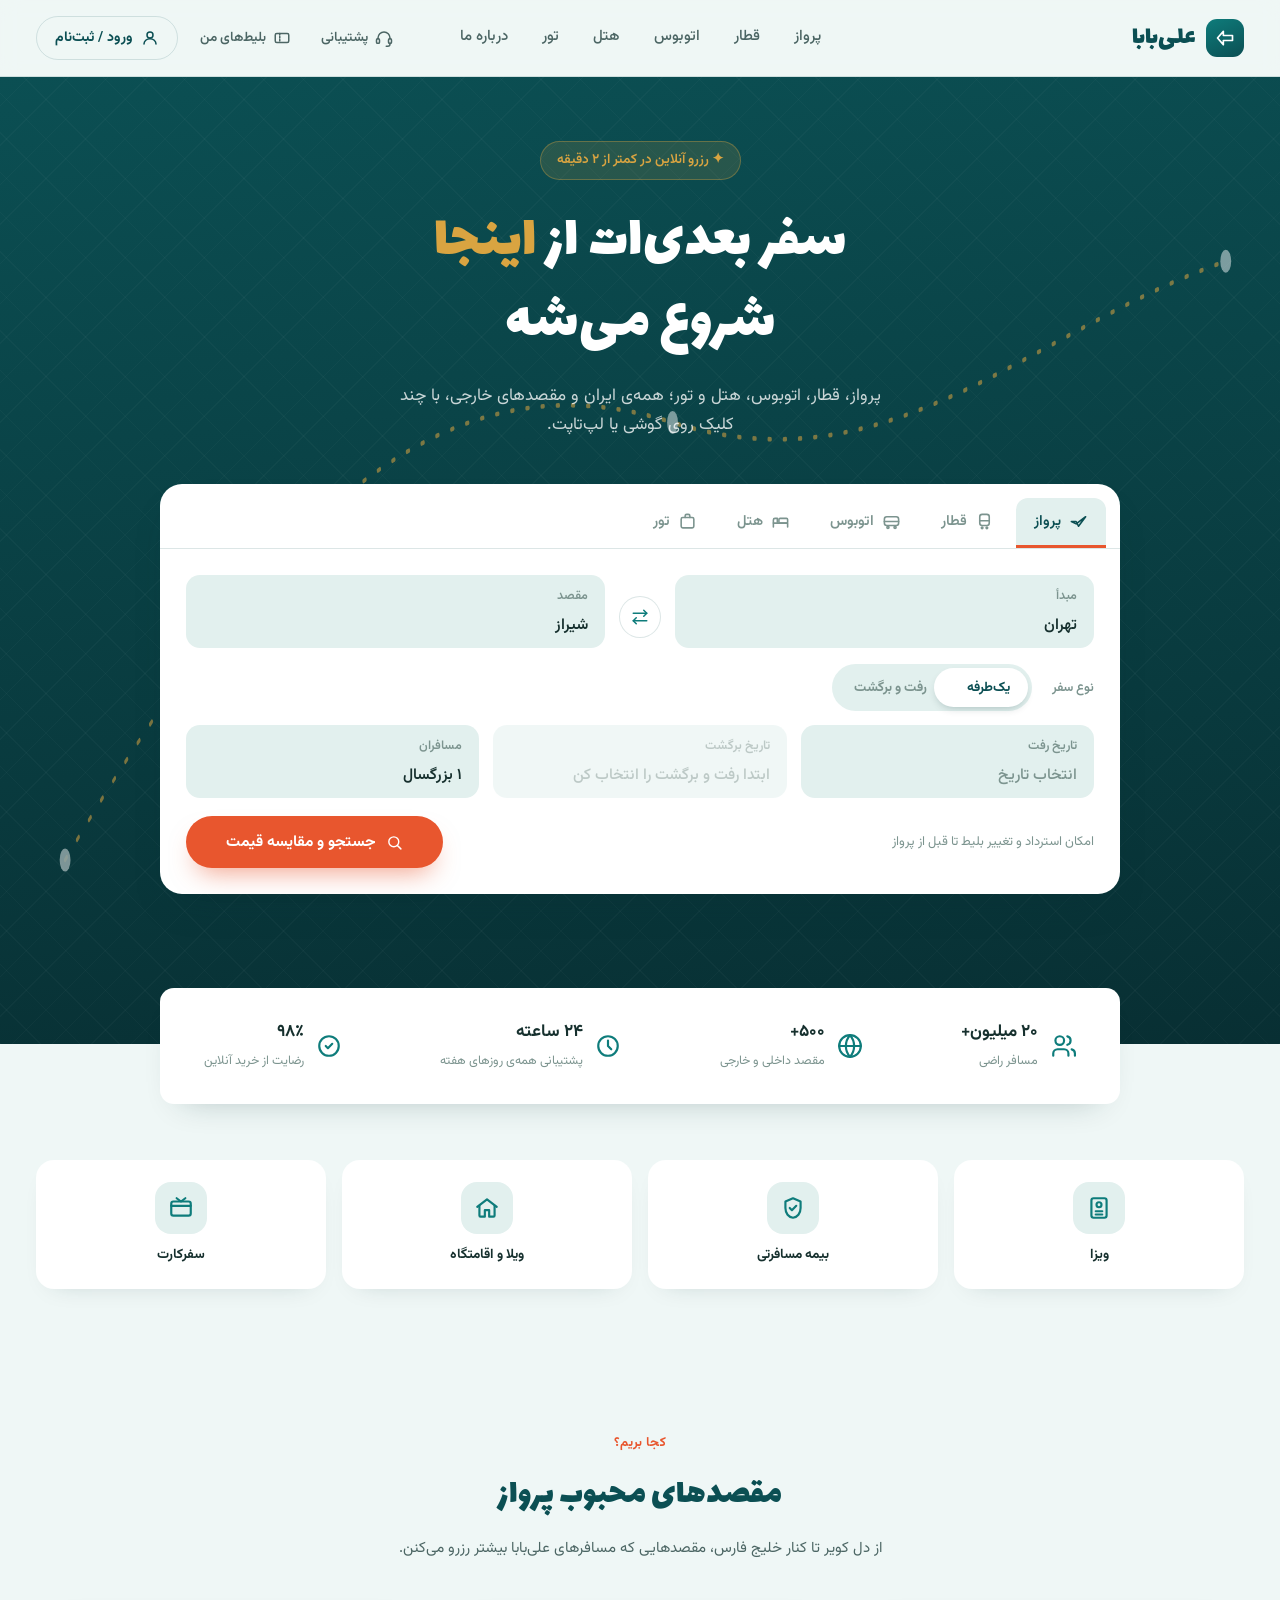
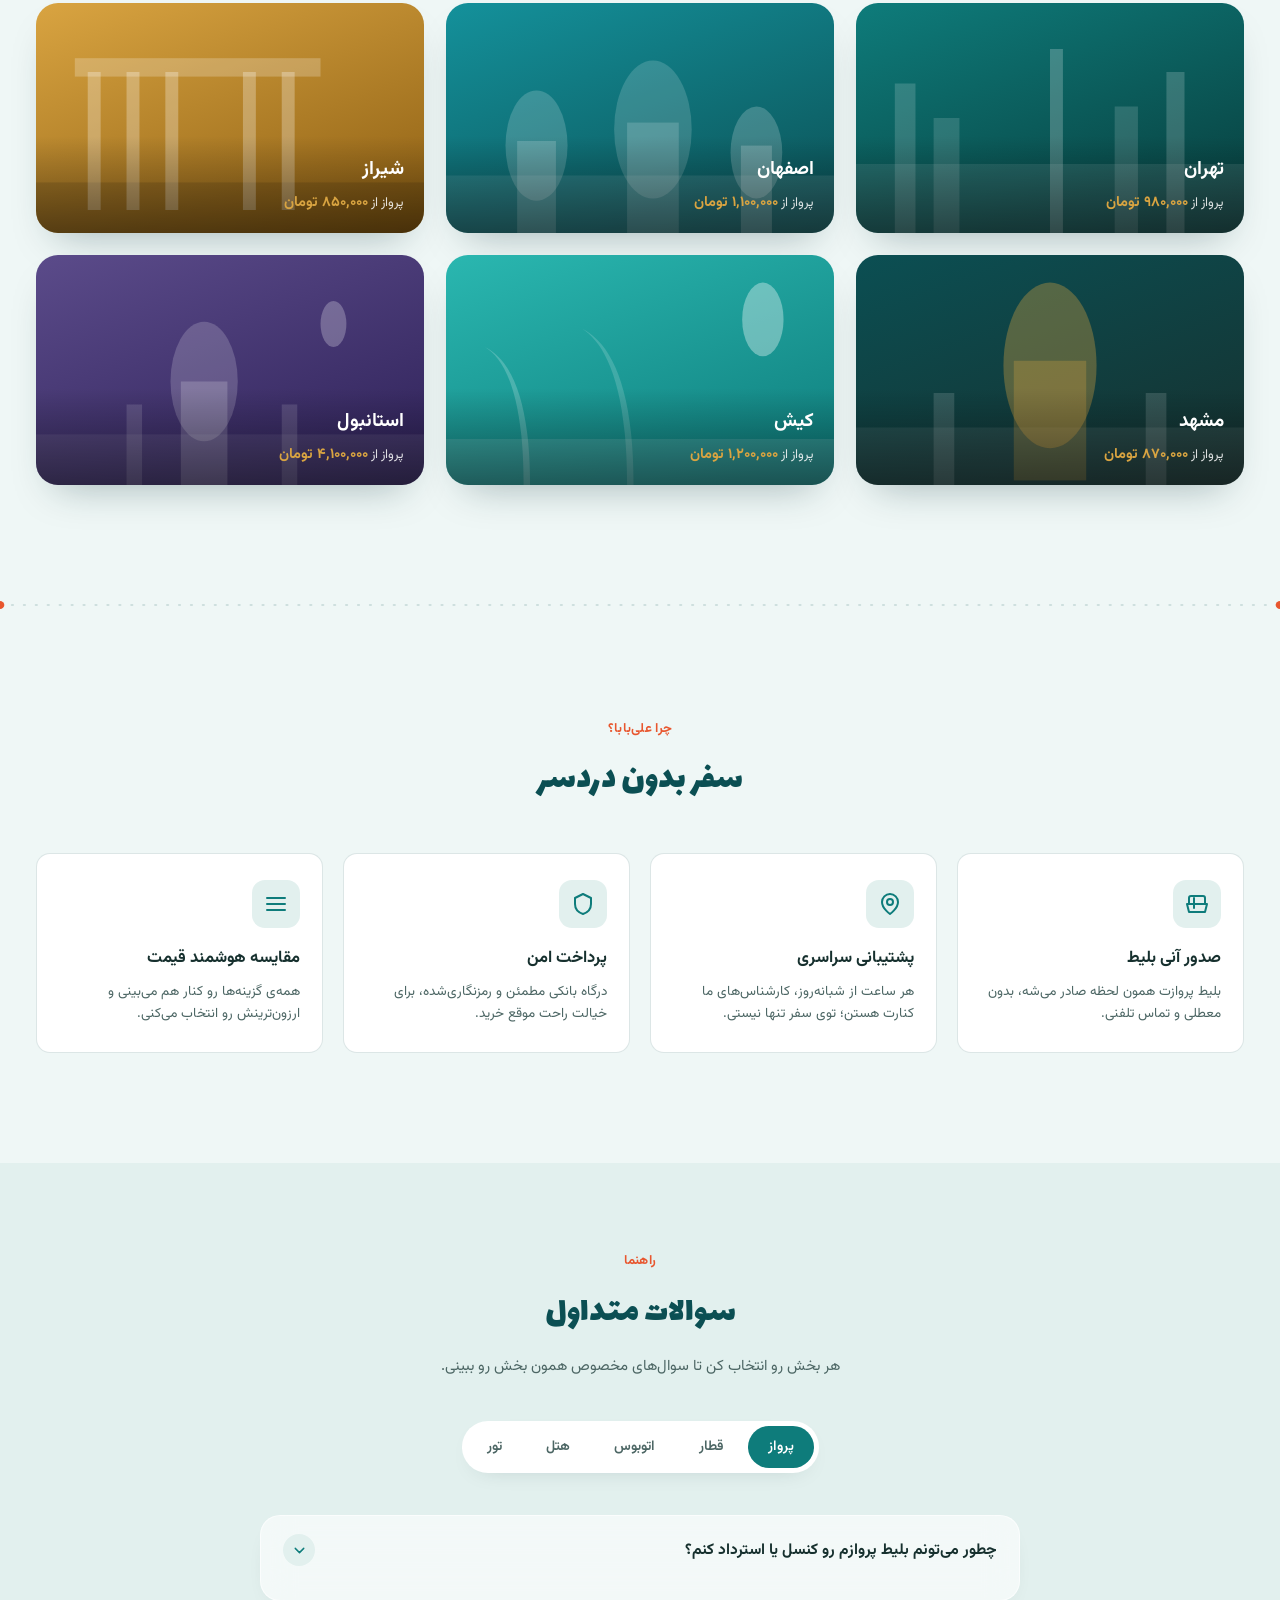
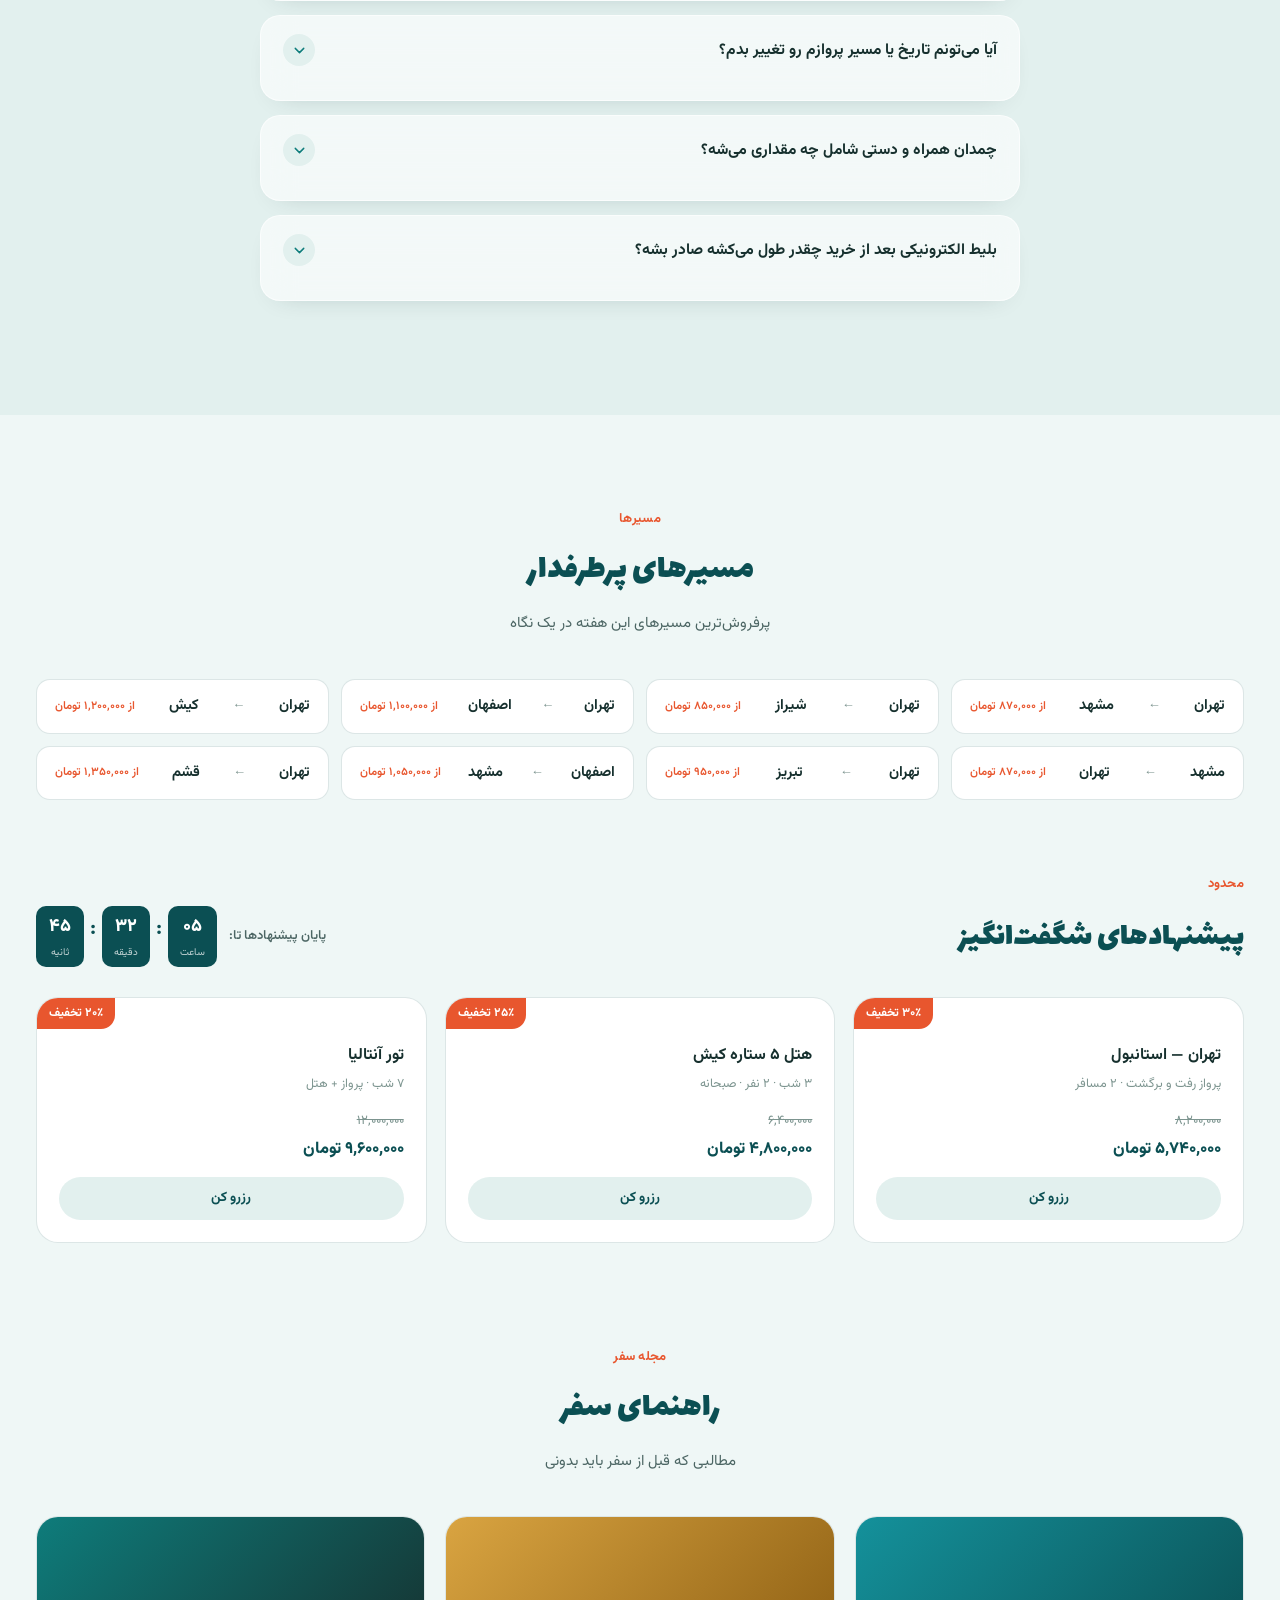
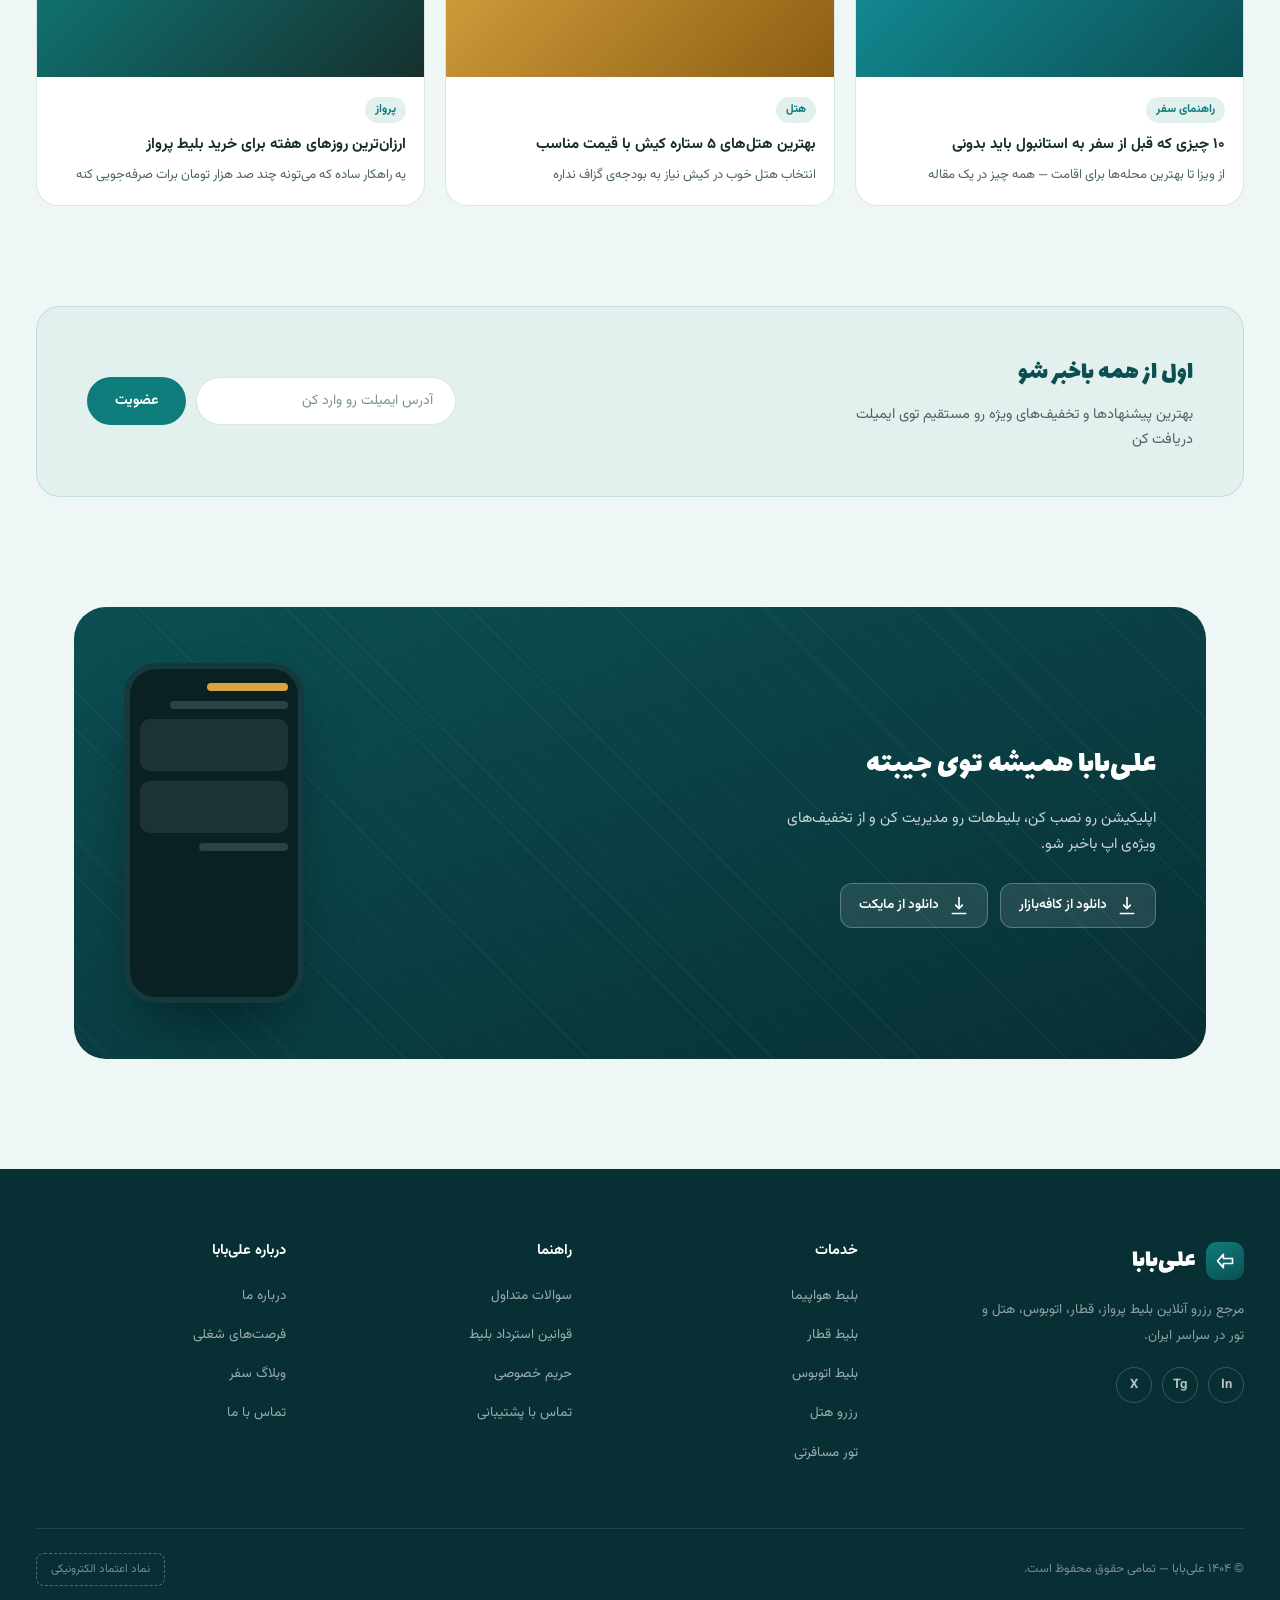
<file: index.html>
<!DOCTYPE html>
<html lang="fa" dir="rtl">
<head>
<meta charset="UTF-8">
<meta name="viewport" content="width=device-width, initial-scale=1.0">
<title>علی‌بابا | رزرو بلیط پرواز، قطار، اتوبوس و هتل</title>
<link rel="stylesheet" href="./resources/styles/alibabaSample.css" />
<script src="./resources/scripts/alibabaSample.js" defer="defer"></script>
</head>
<body>
<header class="site-header">
  <div class="header-row">
    <a href="#" class="logo">
      <span class="logo-mark">
        <svg width="20" height="20" viewBox="0 0 24 24" fill="none" stroke="currentColor" stroke-width="2" stroke-linecap="round" stroke-linejoin="round">
          <path d="M3 12l7-8v5h11v6H10v5z"/>
        </svg>
      </span>
      علی‌بابا
    </a>
    <nav class="main-nav">
      <a href="#search">پرواز</a>
      <a href="#search">قطار</a>
      <a href="#search">اتوبوس</a>
      <a href="#search">هتل</a>
      <a href="#destinations">تور</a>
      <a href="#features">درباره ما</a>
    </nav>
    <div class="header-actions">
      <a href="#" class="header-util-link">
        <svg viewBox="0 0 24 24" fill="none" stroke="currentColor" stroke-width="2" stroke-linecap="round" stroke-linejoin="round"><path d="M4 13v-1a8 8 0 0116 0v1"/><rect x="2" y="13" width="4" height="6" rx="1.5"/><rect x="18" y="13" width="4" height="6" rx="1.5"/><path d="M20 19v1a3 3 0 01-3 3h-2"/></svg>
        <span class="header-util-text">پشتیبانی</span>
      </a>
      <a href="#" class="header-util-link">
        <svg viewBox="0 0 24 24" fill="none" stroke="currentColor" stroke-width="2" stroke-linecap="round" stroke-linejoin="round"><rect x="3" y="6" width="18" height="12" rx="2"/><line x1="9" y1="6" x2="9" y2="18" stroke-dasharray="2 2"/></svg>
        <span class="header-util-text">بلیط‌های من</span>
      </a>
      <button class="header-account-btn" type="button">
        <svg viewBox="0 0 24 24" fill="none" stroke="currentColor" stroke-width="2" stroke-linecap="round" stroke-linejoin="round"><circle cx="12" cy="8" r="4"/><path d="M4 20c0-4 3.5-7 8-7s8 3 8 7"/></svg>
        ورود / ثبت‌نام
      </button>
      <button class="hamburger" aria-label="باز کردن منو"><span></span></button>
    </div>
  </div>
</header>

<nav class="mobile-nav-drawer">
  <a href="#search">پرواز</a>
  <a href="#search">قطار</a>
  <a href="#search">اتوبوس</a>
  <a href="#search">هتل</a>
  <a href="#destinations">تور</a>
  <a href="#features">درباره ما</a>
</nav>

<section class="hero" id="search">
  <svg class="hero-route" viewBox="0 0 1180 420" preserveAspectRatio="none" aria-hidden="true">
    <path d="M60,340 C260,180 420,120 620,150 C820,180 950,110 1130,80"/>
    <circle class="pulse" cx="60" cy="340" r="5"/>
    <circle class="pulse" cx="620" cy="150" r="5"/>
    <circle class="pulse" cx="1130" cy="80" r="5"/>
  </svg>

  <div class="wrap hero-inner">
    <span class="hero-eyebrow">✦ رزرو آنلاین در کمتر از ۲ دقیقه</span>
    <h1>سفر بعدی‌ات از <em>اینجا</em><br>شروع می‌شه</h1>
    <p class="hero-sub">پرواز، قطار، اتوبوس، هتل و تور؛ همه‌ی ایران و مقصدهای خارجی، با چند کلیک روی گوشی یا لپ‌تاپت.</p>

    <div class="search-widget">
      <div class="search-tabs" role="tablist">
        <button class="search-tab is-active" data-mode="transport" data-tab="flight" type="button">
          <svg viewBox="0 0 24 24" fill="none" stroke-width="2" stroke-linecap="round" stroke-linejoin="round"><path d="M3 12l6 3 12-9-9 12-3-6-6-0z"/></svg>
          پرواز
        </button>
        <button class="search-tab" data-mode="transport" data-tab="train" type="button">
          <svg viewBox="0 0 24 24" fill="none" stroke-width="2" stroke-linecap="round" stroke-linejoin="round"><rect x="6" y="3" width="12" height="14" rx="3"/><circle cx="9" cy="20" r="1"/><circle cx="15" cy="20" r="1"/><line x1="6" y1="11" x2="18" y2="11"/></svg>
          قطار
        </button>
        <button class="search-tab" data-mode="transport" data-tab="bus" type="button">
          <svg viewBox="0 0 24 24" fill="none" stroke-width="2" stroke-linecap="round" stroke-linejoin="round"><rect x="3" y="6" width="18" height="11" rx="3"/><circle cx="7.5" cy="19.5" r="1.3"/><circle cx="16.5" cy="19.5" r="1.3"/><line x1="3" y1="12" x2="21" y2="12"/></svg>
          اتوبوس
        </button>
        <button class="search-tab" data-mode="hotel" type="button">
          <svg viewBox="0 0 24 24" fill="none" stroke-width="2" stroke-linecap="round" stroke-linejoin="round"><path d="M3 19v-9a2 2 0 012-2h3v5"/><path d="M3 14h18v5"/><rect x="10" y="8" width="11" height="6" rx="1.5"/></svg>
          هتل
        </button>
        <button class="search-tab" data-mode="tour" type="button">
          <svg viewBox="0 0 24 24" fill="none" stroke-width="2" stroke-linecap="round" stroke-linejoin="round"><rect x="4" y="7" width="16" height="13" rx="2"/><path d="M9 7V5a2 2 0 012-2h2a2 2 0 012 2v2"/></svg>
          تور
        </button>
      </div>

      <div class="search-panel">
        <div class="search-fields is-active" data-mode="transport">
          <div class="fields-grid">
            <div class="field">
              <label for="from">مبدأ</label>
              <input id="from" type="text" value="تهران" placeholder="از کجا؟">
            </div>
            <button class="swap-btn" type="button" aria-label="جابه‌جایی مبدأ و مقصد">
              <svg viewBox="0 0 24 24" fill="none" stroke="currentColor" stroke-width="2" stroke-linecap="round" stroke-linejoin="round"><path d="M17 3l4 4-4 4"/><path d="M3 7h18"/><path d="M7 21l-4-4 4-4"/><path d="M21 17H3"/></svg>
            </button>
            <div class="field">
              <label for="to">مقصد</label>
              <input id="to" type="text" value="شیراز" placeholder="کجا می‌ری؟">
            </div>
          </div>
          <div class="trip-type-row">
            <span class="trip-type-label">نوع سفر</span>
            <div class="trip-type-switch">
              <button type="button" class="trip-type-option is-active" data-trip="oneway">یک‌طرفه</button>
              <button type="button" class="trip-type-option" data-trip="roundtrip">رفت و برگشت</button>
              <span class="trip-type-thumb"></span>
            </div>

            <div class="train-options-row" data-train-only hidden>
              <label class="option-checkbox">
                <input type="checkbox" id="compartment-exclusive">
                <span class="option-checkbox-label">کوپه دربست</span>
              </label>
              <label class="option-checkbox">
                <input type="checkbox" id="car-transport">
                <span class="option-checkbox-label">حمل خودرو</span>
              </label>
            </div>
          </div>

          <div class="fields-grid-3col">
            <div class="field date-field" data-field="depart">
              <label for="depart">تاریخ رفت</label>
              <input id="depart" type="text" readonly placeholder="انتخاب تاریخ">
              <div class="calendar-popup" hidden>
                <div class="calendar-weekdays"><span>ش</span><span>ی</span><span>د</span><span>س</span><span>چ</span><span>پ</span><span>ج</span></div>
                <div class="calendar-days"></div>
                <div class="calendar-header">
                  <button type="button" class="cal-nav" data-dir="prev" aria-label="ماه قبل">›</button>
                  <span class="calendar-title"></span>
                  <button type="button" class="cal-nav" data-dir="next" aria-label="ماه بعد">‹</button>
                </div>
              </div>
            </div>
            <div class="field date-field is-disabled" data-field="return">
              <label for="return-date">تاریخ برگشت</label>
              <input id="return-date" type="text" readonly disabled placeholder="ابتدا رفت و برگشت را انتخاب کن">
              <div class="calendar-popup" hidden>
                <div class="calendar-weekdays"><span>ش</span><span>ی</span><span>د</span><span>س</span><span>چ</span><span>پ</span><span>ج</span></div>
                <div class="calendar-days"></div>
                <div class="calendar-header">
                  <button type="button" class="cal-nav" data-dir="prev" aria-label="ماه قبل">›</button>
                  <span class="calendar-title"></span>
                  <button type="button" class="cal-nav" data-dir="next" aria-label="ماه بعد">‹</button>
                </div>
              </div>
            </div>
            <div class="field people-field has-popup" data-field="passengers">
              <label for="passengers">مسافران</label>
              <input id="passengers" type="text" readonly placeholder="انتخاب مسافران">
              <div class="calendar-popup counter-popup" hidden>
                <div class="counter-row" data-type="adult">
                  <span class="counter-label"><strong>بزرگسال</strong><small>(۱۲ سال به بالا)</small></span>
                  <div class="counter-controls">
                    <button type="button" class="counter-btn" data-action="minus" aria-label="کم کردن">−</button>
                    <span class="counter-value">۰</span>
                    <button type="button" class="counter-btn" data-action="plus" aria-label="زیاد کردن">+</button>
                  </div>
                </div>
                <div class="counter-row" data-type="child">
                  <span class="counter-label"><strong>کودک</strong><small>(از ۲ سال تا ۱۲ سال)</small></span>
                  <div class="counter-controls">
                    <button type="button" class="counter-btn" data-action="minus" aria-label="کم کردن">−</button>
                    <span class="counter-value">۰</span>
                    <button type="button" class="counter-btn" data-action="plus" aria-label="زیاد کردن">+</button>
                  </div>
                </div>
                <div class="counter-row" data-type="infant">
                  <span class="counter-label"><strong>نوزاد</strong><small>(۲۰ روز تا ۲ سال)</small></span>
                  <div class="counter-controls">
                    <button type="button" class="counter-btn" data-action="minus" aria-label="کم کردن">−</button>
                    <span class="counter-value">۰</span>
                    <button type="button" class="counter-btn" data-action="plus" aria-label="زیاد کردن">+</button>
                  </div>
                </div>
                <div class="counter-actions">
                  <button type="button" class="counter-action-btn counter-reset-btn">پاک کردن</button>
                  <button type="button" class="counter-action-btn counter-confirm-btn">تأیید</button>
                </div>
              </div>
            </div>
          </div>
        </div>

        <div class="search-fields" data-mode="hotel">
          <div class="fields-grid-hotel">
            <div class="field">
              <label for="hotel-dest">مقصد</label>
              <input id="hotel-dest" type="text" value="اصفهان" placeholder="کدوم شهر؟">
            </div>
            <div class="field date-field has-popup" data-field="checkin">
              <label for="checkin">تاریخ ورود</label>
              <input id="checkin" type="text" readonly placeholder="انتخاب تاریخ">
              <div class="calendar-popup" hidden>
                <div class="calendar-weekdays"><span>ش</span><span>ی</span><span>د</span><span>س</span><span>چ</span><span>پ</span><span>ج</span></div>
                <div class="calendar-days"></div>
                <div class="calendar-header">
                  <button type="button" class="cal-nav" data-dir="prev" aria-label="ماه قبل">›</button>
                  <span class="calendar-title"></span>
                  <button type="button" class="cal-nav" data-dir="next" aria-label="ماه بعد">‹</button>
                </div>
              </div>
            </div>
            <div class="field date-field has-popup is-disabled" data-field="checkout">
              <label for="checkout">تاریخ خروج</label>
              <input id="checkout" type="text" readonly disabled placeholder="ابتدا ورود را انتخاب کن">
              <div class="calendar-popup" hidden>
                <div class="calendar-weekdays"><span>ش</span><span>ی</span><span>د</span><span>س</span><span>چ</span><span>پ</span><span>ج</span></div>
                <div class="calendar-days"></div>
                <div class="calendar-header">
                  <button type="button" class="cal-nav" data-dir="prev" aria-label="ماه قبل">›</button>
                  <span class="calendar-title"></span>
                  <button type="button" class="cal-nav" data-dir="next" aria-label="ماه بعد">‹</button>
                </div>
              </div>
            </div>
          </div>
          <div class="field people-field has-popup" data-field="guests" style="margin-top:14px;">
            <label for="guests">تعداد مهمان</label>
            <input id="guests" type="text" readonly placeholder="انتخاب مهمان‌ها">
            <div class="calendar-popup counter-popup" hidden>
              <div class="counter-row" data-type="adult">
                <span class="counter-label"><strong>بزرگسال</strong><small>(۱۲ سال به بالا)</small></span>
                <div class="counter-controls">
                  <button type="button" class="counter-btn" data-action="minus" aria-label="کم کردن">−</button>
                  <span class="counter-value">۱</span>
                  <button type="button" class="counter-btn" data-action="plus" aria-label="زیاد کردن">+</button>
                </div>
              </div>
              <div class="counter-row" data-type="child">
                <span class="counter-label"><strong>کودک</strong><small>(از ۲ سال تا ۱۲ سال)</small></span>
                <div class="counter-controls">
                  <button type="button" class="counter-btn" data-action="minus" aria-label="کم کردن">−</button>
                  <span class="counter-value">۰</span>
                  <button type="button" class="counter-btn" data-action="plus" aria-label="زیاد کردن">+</button>
                </div>
              </div>
              <div class="counter-row" data-type="infant">
                <span class="counter-label"><strong>نوزاد</strong><small>(۲۰ روز تا ۲ سال)</small></span>
                <div class="counter-controls">
                  <button type="button" class="counter-btn" data-action="minus" aria-label="کم کردن">−</button>
                  <span class="counter-value">۰</span>
                  <button type="button" class="counter-btn" data-action="plus" aria-label="زیاد کردن">+</button>
                </div>
              </div>
              <div class="counter-actions">
                <button type="button" class="counter-action-btn counter-reset-btn">پاک کردن</button>
                <button type="button" class="counter-action-btn counter-confirm-btn">تأیید</button>
              </div>
            </div>
          </div>
        </div>

        <div class="search-fields" data-mode="tour">
          <div class="fields-grid-tour">
            <div class="field">
              <label for="tour-dest">مقصد تور</label>
              <input id="tour-dest" type="text" value="کیش" placeholder="کجا بریم؟">
            </div>
            <div class="field date-field has-popup" data-field="tour-date">
              <label for="tour-date">تاریخ حرکت</label>
              <input id="tour-date" type="text" readonly placeholder="انتخاب تاریخ">
              <div class="calendar-popup" hidden>
                <div class="calendar-weekdays"><span>ش</span><span>ی</span><span>د</span><span>س</span><span>چ</span><span>پ</span><span>ج</span></div>
                <div class="calendar-days"></div>
                <div class="calendar-header">
                  <button type="button" class="cal-nav" data-dir="prev" aria-label="ماه قبل">›</button>
                  <span class="calendar-title"></span>
                  <button type="button" class="cal-nav" data-dir="next" aria-label="ماه بعد">‹</button>
                </div>
              </div>
            </div>
            <div class="field people-field has-popup" data-field="tour-people">
              <label for="tour-people">تعداد نفرات</label>
              <input id="tour-people" type="text" readonly placeholder="انتخاب نفرات">
              <div class="calendar-popup counter-popup" hidden>
                <div class="counter-row" data-type="adult">
                  <span class="counter-label"><strong>بزرگسال</strong><small>(۱۲ سال به بالا)</small></span>
                  <div class="counter-controls">
                    <button type="button" class="counter-btn" data-action="minus" aria-label="کم کردن">−</button>
                    <span class="counter-value">۱</span>
                    <button type="button" class="counter-btn" data-action="plus" aria-label="زیاد کردن">+</button>
                  </div>
                </div>
                <div class="counter-row" data-type="child">
                  <span class="counter-label"><strong>کودک</strong><small>(از ۲ سال تا ۱۲ سال)</small></span>
                  <div class="counter-controls">
                    <button type="button" class="counter-btn" data-action="minus" aria-label="کم کردن">−</button>
                    <span class="counter-value">۰</span>
                    <button type="button" class="counter-btn" data-action="plus" aria-label="زیاد کردن">+</button>
                  </div>
                </div>
                <div class="counter-row" data-type="infant">
                  <span class="counter-label"><strong>نوزاد</strong><small>(۲۰ روز تا ۲ سال)</small></span>
                  <div class="counter-controls">
                    <button type="button" class="counter-btn" data-action="minus" aria-label="کم کردن">−</button>
                    <span class="counter-value">۰</span>
                    <button type="button" class="counter-btn" data-action="plus" aria-label="زیاد کردن">+</button>
                  </div>
                </div>
                <div class="counter-actions">
                  <button type="button" class="counter-action-btn counter-reset-btn">پاک کردن</button>
                  <button type="button" class="counter-action-btn counter-confirm-btn">تأیید</button>
                </div>
              </div>
            </div>
          </div>
        </div>

        <div class="search-panel-footer">
          <span class="search-hint">امکان استرداد و تغییر بلیط تا قبل از پرواز</span>
          <button class="search-submit" type="button">
            <svg viewBox="0 0 24 24" fill="none" stroke="currentColor" stroke-width="2" stroke-linecap="round" stroke-linejoin="round"><circle cx="11" cy="11" r="7"/><line x1="21" y1="21" x2="16.5" y2="16.5"/></svg>
            جستجو و مقایسه قیمت
          </button>
        </div>
      </div>
    </div>
  </div>
</section>

<div class="trust-strip">
  <div class="wrap">
    <div class="trust-card">
      <div class="trust-item">
        <svg viewBox="0 0 24 24" fill="none" stroke-width="2" stroke-linecap="round" stroke-linejoin="round"><path d="M17 21v-2a4 4 0 00-4-4H7a4 4 0 00-4 4v2"/><circle cx="9" cy="7" r="4"/><path d="M23 21v-2a4 4 0 00-3-3.87"/><path d="M16 3.13a4 4 0 010 7.75"/></svg>
        <div><strong>۲۰ میلیون+</strong><span>مسافر راضی</span></div>
      </div>
      <div class="trust-item">
        <svg viewBox="0 0 24 24" fill="none" stroke-width="2" stroke-linecap="round" stroke-linejoin="round"><circle cx="12" cy="12" r="10"/><path d="M2 12h20"/><path d="M12 2a15 15 0 010 20 15 15 0 010-20z"/></svg>
        <div><strong>۵۰۰+</strong><span>مقصد داخلی و خارجی</span></div>
      </div>
      <div class="trust-item">
        <svg viewBox="0 0 24 24" fill="none" stroke-width="2" stroke-linecap="round" stroke-linejoin="round"><circle cx="12" cy="12" r="9"/><path d="M12 7v5l3 3"/></svg>
        <div><strong>۲۴ ساعته</strong><span>پشتیبانی همه‌ی روزهای هفته</span></div>
      </div>
      <div class="trust-item">
        <svg viewBox="0 0 24 24" fill="none" stroke-width="2" stroke-linecap="round" stroke-linejoin="round"><path d="M9 12l2 2 4-4"/><circle cx="12" cy="12" r="9"/></svg>
        <div><strong>۹۸٪</strong><span>رضایت از خرید آنلاین</span></div>
      </div>
    </div>
  </div>
</div>

<section class="quick-services">
  <div class="wrap">
    <div class="quick-services-grid">
      <a href="#" class="quick-service-item">
        <span class="quick-service-icon">
          <svg viewBox="0 0 24 24" fill="none" stroke="currentColor" stroke-width="2" stroke-linecap="round" stroke-linejoin="round"><rect x="5" y="3" width="14" height="18" rx="2"/><circle cx="12" cy="9" r="2.3"/><line x1="9" y1="15" x2="15" y2="15"/><line x1="9" y1="18" x2="15" y2="18"/></svg>
        </span>
        <span>ویزا</span>
      </a>
      <a href="#" class="quick-service-item">
        <span class="quick-service-icon">
          <svg viewBox="0 0 24 24" fill="none" stroke="currentColor" stroke-width="2" stroke-linecap="round" stroke-linejoin="round"><path d="M12 3l7 3v6c0 5-3 8.5-7 9-4-.5-7-4-7-9V6l7-3z"/><path d="M9 12l2 2 4-4"/></svg>
        </span>
        <span>بیمه مسافرتی</span>
      </a>
      <a href="#" class="quick-service-item">
        <span class="quick-service-icon">
          <svg viewBox="0 0 24 24" fill="none" stroke="currentColor" stroke-width="2" stroke-linecap="round" stroke-linejoin="round"><path d="M3 11l9-7 9 7"/><path d="M5 10v9a1 1 0 001 1h4v-6h4v6h4a1 1 0 001-1v-9"/></svg>
        </span>
        <span>ویلا و اقامتگاه</span>
      </a>
      <a href="#" class="quick-service-item">
        <span class="quick-service-icon">
          <svg viewBox="0 0 24 24" fill="none" stroke="currentColor" stroke-width="2" stroke-linecap="round" stroke-linejoin="round"><rect x="3" y="6" width="18" height="13" rx="2"/><line x1="3" y1="10" x2="21" y2="10"/><path d="M8 3l4 3 4-3"/></svg>
        </span>
        <span>سفرکارت</span>
      </a>
    </div>
  </div>
</section>

<section class="destinations" id="destinations">
  <div class="wrap">
    <div class="section-head">
      <span class="eyebrow">کجا بریم؟</span>
      <h2 id="destinations-heading">مقصدهای محبوب این روزها</h2>
      <p>از دل کویر تا کنار خلیج فارس، مقصدهایی که مسافرهای علی‌بابا بیشتر رزرو می‌کنن.</p>
    </div>

    <div class="dest-grid">
      <div class="dest-card dest-1">
        <div class="art">
          <svg viewBox="0 0 300 100" preserveAspectRatio="none">
            <rect x="0" y="70" width="300" height="30" fill="rgba(255,255,255,.10)"/>
            <rect x="30" y="35" width="16" height="65" fill="rgba(255,255,255,.16)"/>
            <rect x="60" y="50" width="20" height="50" fill="rgba(255,255,255,.14)"/>
            <rect x="150" y="20" width="10" height="80" fill="rgba(255,255,255,.22)"/>
            <rect x="200" y="45" width="18" height="55" fill="rgba(255,255,255,.14)"/>
            <rect x="240" y="30" width="14" height="70" fill="rgba(255,255,255,.18)"/>
          </svg>
        </div>
        <div class="info">
          <h3>تهران</h3>
          <p class="price">پرواز از <b>۹۸۰,۰۰۰ تومان</b></p>
        </div>
      </div>

      <div class="dest-card dest-2">
        <div class="art">
          <svg viewBox="0 0 300 100" preserveAspectRatio="none">
            <rect x="0" y="75" width="300" height="25" fill="rgba(255,255,255,.10)"/>
            <circle cx="70" cy="62" r="24" fill="rgba(255,255,255,.18)"/>
            <rect x="55" y="60" width="30" height="40" fill="rgba(255,255,255,.18)"/>
            <circle cx="160" cy="55" r="30" fill="rgba(255,255,255,.16)"/>
            <rect x="140" y="52" width="40" height="48" fill="rgba(255,255,255,.16)"/>
            <circle cx="240" cy="65" r="20" fill="rgba(255,255,255,.2)"/>
            <rect x="228" y="62" width="24" height="38" fill="rgba(255,255,255,.2)"/>
          </svg>
        </div>
        <div class="info">
          <h3>اصفهان</h3>
          <p class="price">هتل از <b>۱,۲۰۰,۰۰۰ تومان</b></p>
        </div>
      </div>

      <div class="dest-card dest-3">
        <div class="art">
          <svg viewBox="0 0 300 100" preserveAspectRatio="none">
            <rect x="0" y="78" width="300" height="22" fill="rgba(0,0,0,.12)"/>
            <rect x="40" y="30" width="10" height="60" fill="rgba(255,255,255,.28)"/>
            <rect x="70" y="30" width="10" height="60" fill="rgba(255,255,255,.28)"/>
            <rect x="100" y="30" width="10" height="60" fill="rgba(255,255,255,.28)"/>
            <rect x="160" y="30" width="10" height="60" fill="rgba(255,255,255,.28)"/>
            <rect x="190" y="30" width="10" height="60" fill="rgba(255,255,255,.28)"/>
            <rect x="30" y="24" width="190" height="8" fill="rgba(255,255,255,.22)"/>
          </svg>
        </div>
        <div class="info">
          <h3>شیراز</h3>
          <p class="price">قطار از <b>۶۵۰,۰۰۰ تومان</b></p>
        </div>
      </div>

      <div class="dest-card dest-4">
        <div class="art">
          <svg viewBox="0 0 300 100" preserveAspectRatio="none">
            <rect x="0" y="75" width="300" height="25" fill="rgba(255,255,255,.08)"/>
            <circle cx="150" cy="48" r="36" fill="rgba(217,164,65,.35)"/>
            <rect x="122" y="46" width="56" height="52" fill="rgba(217,164,65,.28)"/>
            <rect x="60" y="60" width="16" height="40" fill="rgba(255,255,255,.14)"/>
            <rect x="224" y="60" width="16" height="40" fill="rgba(255,255,255,.14)"/>
          </svg>
        </div>
        <div class="info">
          <h3>مشهد</h3>
          <p class="price">پرواز از <b>۸۷۰,۰۰۰ تومان</b></p>
        </div>
      </div>

      <div class="dest-card dest-5">
        <div class="art">
          <svg viewBox="0 0 300 100" preserveAspectRatio="none">
            <circle cx="245" cy="28" r="16" fill="rgba(255,255,255,.35)"/>
            <rect x="0" y="80" width="300" height="20" fill="rgba(255,255,255,.12)"/>
            <path d="M60 100 C60 60 45 45 30 40 C48 45 65 60 65 100 Z" fill="rgba(255,255,255,.2)"/>
            <path d="M140 100 C140 55 122 38 105 32 C126 38 145 55 145 100 Z" fill="rgba(255,255,255,.16)"/>
          </svg>
        </div>
        <div class="info">
          <h3>کیش</h3>
          <p class="price">تور از <b>۳,۴۰۰,۰۰۰ تومان</b></p>
        </div>
      </div>

      <div class="dest-card dest-6">
        <div class="art">
          <svg viewBox="0 0 300 100" preserveAspectRatio="none">
            <rect x="0" y="78" width="300" height="22" fill="rgba(255,255,255,.08)"/>
            <circle cx="130" cy="55" r="26" fill="rgba(255,255,255,.18)"/>
            <rect x="112" y="55" width="36" height="45" fill="rgba(255,255,255,.18)"/>
            <rect x="70" y="65" width="12" height="35" fill="rgba(255,255,255,.14)"/>
            <rect x="190" y="65" width="12" height="35" fill="rgba(255,255,255,.14)"/>
            <circle cx="230" cy="30" r="10" fill="rgba(255,255,255,.25)"/>
          </svg>
        </div>
        <div class="info">
          <h3>استانبول</h3>
          <p class="price">پرواز از <b>۴,۱۰۰,۰۰۰ تومان</b></p>
        </div>
      </div>
    </div>
  </div>
</section>

<div class="route-divider">
  <svg viewBox="0 0 1180 40" preserveAspectRatio="none" aria-hidden="true">
    <line x1="0" y1="20" x2="1180" y2="20"/>
    <circle cx="0" cy="20" r="4"/>
    <circle cx="1180" cy="20" r="4"/>
  </svg>
</div>

<section class="features" id="features">
  <div class="wrap">
    <div class="section-head">
      <span class="eyebrow">چرا علی‌بابا؟</span>
      <h2>سفر بدون دردسر</h2>
    </div>
    <div class="feature-grid">
      <div class="feature-card">
        <div class="feature-icon">
          <svg viewBox="0 0 24 24" fill="none" stroke="currentColor" stroke-width="2" stroke-linecap="round" stroke-linejoin="round"><path d="M4 12V6a2 2 0 012-2h12a2 2 0 012 2v6"/><path d="M2 12h20l-2 8H4l-2-8z"/><line x1="9" y1="6" x2="9" y2="16"/></svg>
        </div>
        <h3>صدور آنی بلیط</h3>
        <p>بلیط پروازت همون لحظه صادر می‌شه، بدون معطلی و تماس تلفنی.</p>
      </div>
      <div class="feature-card">
        <div class="feature-icon">
          <svg viewBox="0 0 24 24" fill="none" stroke="currentColor" stroke-width="2" stroke-linecap="round" stroke-linejoin="round"><path d="M12 22s8-5.5 8-12a8 8 0 10-16 0c0 6.5 8 12 8 12z"/><circle cx="12" cy="10" r="3"/></svg>
        </div>
        <h3>پشتیبانی سراسری</h3>
        <p>هر ساعت از شبانه‌روز، کارشناس‌های ما کنارت هستن؛ توی سفر تنها نیستی.</p>
      </div>
      <div class="feature-card">
        <div class="feature-icon">
          <svg viewBox="0 0 24 24" fill="none" stroke="currentColor" stroke-width="2" stroke-linecap="round" stroke-linejoin="round"><path d="M12 2l8 4v6c0 5-3.5 8.5-8 10-4.5-1.5-8-5-8-10V6l8-4z"/></svg>
        </div>
        <h3>پرداخت امن</h3>
        <p>درگاه بانکی مطمئن و رمزنگاری‌شده، برای خیالت راحت موقع خرید.</p>
      </div>
      <div class="feature-card">
        <div class="feature-icon">
          <svg viewBox="0 0 24 24" fill="none" stroke="currentColor" stroke-width="2" stroke-linecap="round" stroke-linejoin="round"><path d="M3 6h18M3 12h18M3 18h18"/></svg>
        </div>
        <h3>مقایسه هوشمند قیمت</h3>
        <p>همه‌ی گزینه‌ها رو کنار هم می‌بینی و ارزون‌ترینش رو انتخاب می‌کنی.</p>
      </div>
    </div>
  </div>
</section>

<section class="faq" id="faq">
  <div class="wrap">
    <div class="section-head">
      <span class="eyebrow">راهنما</span>
      <h2>سوالات متداول</h2>
      <p>هر بخش رو انتخاب کن تا سوال‌های مخصوص همون بخش رو ببینی.</p>
    </div>

    <div class="faq-tabs">
      <button class="faq-tab is-active" data-faq="flight" type="button">پرواز</button>
      <button class="faq-tab" data-faq="train" type="button">قطار</button>
      <button class="faq-tab" data-faq="bus" type="button">اتوبوس</button>
      <button class="faq-tab" data-faq="hotel" type="button">هتل</button>
      <button class="faq-tab" data-faq="tour" type="button">تور</button>
    </div>

    <div class="faq-list is-active" data-faq="flight">
      <div class="faq-item">
        <button class="faq-question" type="button">
          <span>چطور می‌تونم بلیط پروازم رو کنسل یا استرداد کنم؟</span>
          <span class="faq-chevron-wrap"><svg class="faq-chevron" viewBox="0 0 24 24" fill="none" stroke="currentColor" stroke-width="2" stroke-linecap="round" stroke-linejoin="round"><polyline points="6 9 12 15 18 9"/></svg></span>
        </button>
        <div class="faq-answer"><p>از قسمت «بلیط‌های من» بلیط موردنظرت رو انتخاب و گزینه‌ی استرداد رو بزن. مبلغ قابل استرداد بر اساس قوانین هر ایرلاین و فاصله‌ی زمانی تا پرواز محاسبه و به کیف‌پول یا کارتت برگردونده می‌شه.</p></div>
      </div>
      <div class="faq-item">
        <button class="faq-question" type="button">
          <span>آیا می‌تونم تاریخ یا مسیر پروازم رو تغییر بدم؟</span>
          <span class="faq-chevron-wrap"><svg class="faq-chevron" viewBox="0 0 24 24" fill="none" stroke="currentColor" stroke-width="2" stroke-linecap="round" stroke-linejoin="round"><polyline points="6 9 12 15 18 9"/></svg></span>
        </button>
        <div class="faq-answer"><p>بله، بیشتر بلیط‌های داخلی و خارجی قابل تغییر هستن. از بخش «بلیط‌های من»، گزینه‌ی تغییر تاریخ رو بزن؛ ممکنه بسته به نوع بلیط، مابه‌التفاوت قیمت یا جریمه‌ی تغییر محاسبه بشه.</p></div>
      </div>
      <div class="faq-item">
        <button class="faq-question" type="button">
          <span>چمدان همراه و دستی شامل چه مقداری می‌شه؟</span>
          <span class="faq-chevron-wrap"><svg class="faq-chevron" viewBox="0 0 24 24" fill="none" stroke="currentColor" stroke-width="2" stroke-linecap="round" stroke-linejoin="round"><polyline points="6 9 12 15 18 9"/></svg></span>
        </button>
        <div class="faq-answer"><p>مقدار بار مجاز بسته به ایرلاین و نوع بلیط فرق می‌کنه و معمولاً بین ۲۰ تا ۳۰ کیلوگرم بار همراه به‌علاوه‌ی یک ساک دستیه. جزئیات دقیق هر پرواز توی صفحه‌ی نتایج جستجو کنار قیمت نمایش داده می‌شه.</p></div>
      </div>
      <div class="faq-item">
        <button class="faq-question" type="button">
          <span>بلیط الکترونیکی بعد از خرید چقدر طول می‌کشه صادر بشه؟</span>
          <span class="faq-chevron-wrap"><svg class="faq-chevron" viewBox="0 0 24 24" fill="none" stroke="currentColor" stroke-width="2" stroke-linecap="round" stroke-linejoin="round"><polyline points="6 9 12 15 18 9"/></svg></span>
        </button>
        <div class="faq-answer"><p>بلافاصله بعد از پرداخت موفق، بلیط الکترونیکی صادر و هم توی اپلیکیشن و هم از طریق پیامک و ایمیل برات ارسال می‌شه؛ نیازی به تماس یا پیگیری نداره.</p></div>
      </div>
    </div>

    <div class="faq-list" data-faq="train">
      <div class="faq-item">
        <button class="faq-question" type="button">
          <span>کوپه دربست یعنی چی و چطور رزروش کنم؟</span>
          <span class="faq-chevron-wrap"><svg class="faq-chevron" viewBox="0 0 24 24" fill="none" stroke="currentColor" stroke-width="2" stroke-linecap="round" stroke-linejoin="round"><polyline points="6 9 12 15 18 9"/></svg></span>
        </button>
        <div class="faq-answer"><p>با انتخاب گزینه‌ی «کوپه دربست» هنگام رزرو، تمام صندلی‌های کوپه فقط برای شما و همراهانتون رزرو می‌شه و مسافر غریبه‌ای توی همون کوپه قرار نمی‌گیره. هزینه‌ی صندلی‌های خالی هم به قیمت نهایی اضافه می‌شه.</p></div>
      </div>
      <div class="faq-item">
        <button class="faq-question" type="button">
          <span>حمل خودرو با قطار چطور انجام می‌شه؟</span>
          <span class="faq-chevron-wrap"><svg class="faq-chevron" viewBox="0 0 24 24" fill="none" stroke="currentColor" stroke-width="2" stroke-linecap="round" stroke-linejoin="round"><polyline points="6 9 12 15 18 9"/></svg></span>
        </button>
        <div class="faq-answer"><p>فقط در برخی مسیرهای مشخص و با قطارهای مجهز به واگن حمل خودرو امکان‌پذیره. کافیه هنگام رزرو بلیط، تیک «حمل خودرو با قطار» رو بزنی تا مشخصات خودرو و مسیرهای فعال نشون داده بشه.</p></div>
      </div>
      <div class="faq-item">
        <button class="faq-question" type="button">
          <span>تا چند ساعت قبل از حرکت می‌تونم بلیط قطار رو استرداد کنم؟</span>
          <span class="faq-chevron-wrap"><svg class="faq-chevron" viewBox="0 0 24 24" fill="none" stroke="currentColor" stroke-width="2" stroke-linecap="round" stroke-linejoin="round"><polyline points="6 9 12 15 18 9"/></svg></span>
        </button>
        <div class="faq-answer"><p>معمولاً تا ۲ ساعت قبل از حرکت قطار امکان استرداد با کسر جریمه‌ی مصوب وجود داره. هرچه به زمان حرکت نزدیک‌تر باشی، درصد جریمه‌ی استرداد بیشتر می‌شه.</p></div>
      </div>
      <div class="faq-item">
        <button class="faq-question" type="button">
          <span>چه فرقی بین قطارهای رجا، فدک و سایر شرکت‌ها هست؟</span>
          <span class="faq-chevron-wrap"><svg class="faq-chevron" viewBox="0 0 24 24" fill="none" stroke="currentColor" stroke-width="2" stroke-linecap="round" stroke-linejoin="round"><polyline points="6 9 12 15 18 9"/></svg></span>
        </button>
        <div class="faq-answer"><p>هر شرکت امکانات، سطح راحتی صندلی و قیمت متفاوتی داره. توی نتایج جستجو می‌تونی نوع قطار (اتوبوسی، ۴ تخته، پارسی و...) رو کنار هم مقایسه و بهترین گزینه رو انتخاب کنی.</p></div>
      </div>
    </div>

    <div class="faq-list" data-faq="bus">
      <div class="faq-item">
        <button class="faq-question" type="button">
          <span>فرق اتوبوس‌های VIP با معمولی چیه؟</span>
          <span class="faq-chevron-wrap"><svg class="faq-chevron" viewBox="0 0 24 24" fill="none" stroke="currentColor" stroke-width="2" stroke-linecap="round" stroke-linejoin="round"><polyline points="6 9 12 15 18 9"/></svg></span>
        </button>
        <div class="faq-answer"><p>اتوبوس‌های VIP معمولاً فضای پای بیشتر، تعداد صندلی کمتر در هر ردیف و پذیرایی بهتری دارن. این مشخصات کنار هر گزینه توی نتایج جستجو نوشته شده تا راحت مقایسه کنی.</p></div>
      </div>
      <div class="faq-item">
        <button class="faq-question" type="button">
          <span>می‌تونم موقع خرید، صندلی دلخواهم رو انتخاب کنم؟</span>
          <span class="faq-chevron-wrap"><svg class="faq-chevron" viewBox="0 0 24 24" fill="none" stroke="currentColor" stroke-width="2" stroke-linecap="round" stroke-linejoin="round"><polyline points="6 9 12 15 18 9"/></svg></span>
        </button>
        <div class="faq-answer"><p>بله، بعد از انتخاب اتوبوس موردنظر، نقشه‌ی صندلی‌ها نمایش داده می‌شه و می‌تونی صندلی خالی دلخواهت رو مشخص کنی.</p></div>
      </div>
      <div class="faq-item">
        <button class="faq-question" type="button">
          <span>چقدر زودتر از حرکت باید توی ترمینال باشم؟</span>
          <span class="faq-chevron-wrap"><svg class="faq-chevron" viewBox="0 0 24 24" fill="none" stroke="currentColor" stroke-width="2" stroke-linecap="round" stroke-linejoin="round"><polyline points="6 9 12 15 18 9"/></svg></span>
        </button>
        <div class="faq-answer"><p>پیشنهاد می‌شه حداقل ۳۰ تا ۴۵ دقیقه زودتر از ساعت حرکت درج‌شده روی بلیط، در ترمینال حاضر باشی تا مشکلی برای سوار شدن پیش نیاد.</p></div>
      </div>
      <div class="faq-item">
        <button class="faq-question" type="button">
          <span>قوانین استرداد بلیط اتوبوس چیه؟</span>
          <span class="faq-chevron-wrap"><svg class="faq-chevron" viewBox="0 0 24 24" fill="none" stroke="currentColor" stroke-width="2" stroke-linecap="round" stroke-linejoin="round"><polyline points="6 9 12 15 18 9"/></svg></span>
        </button>
        <div class="faq-answer"><p>استرداد بلیط اتوبوس تا قبل از حرکت با کسر جریمه‌ی مصوب سازمان راهداری امکان‌پذیره؛ هرچه زودتر اقدام کنی، جریمه‌ی کمتری کسر می‌شه.</p></div>
      </div>
    </div>

    <div class="faq-list" data-faq="hotel">
      <div class="faq-item">
        <button class="faq-question" type="button">
          <span>هزینه‌ی هتل موقع رزرو کسر می‌شه یا موقع ورود؟</span>
          <span class="faq-chevron-wrap"><svg class="faq-chevron" viewBox="0 0 24 24" fill="none" stroke="currentColor" stroke-width="2" stroke-linecap="round" stroke-linejoin="round"><polyline points="6 9 12 15 18 9"/></svg></span>
        </button>
        <div class="faq-answer"><p>بسته به نوع تعرفه فرق می‌کنه؛ بعضی هتل‌ها پرداخت آنلاین و کامل هنگام رزرو رو می‌خوان و بعضی دیگه فقط بیعانه می‌گیرن و باقی مبلغ موقع ورود در هتل تسویه می‌شه. این مورد کنار هر هتل مشخص شده.</p></div>
      </div>
      <div class="faq-item">
        <button class="faq-question" type="button">
          <span>آیا می‌تونم رزرو هتل رو بدون جریمه لغو کنم؟</span>
          <span class="faq-chevron-wrap"><svg class="faq-chevron" viewBox="0 0 24 24" fill="none" stroke="currentColor" stroke-width="2" stroke-linecap="round" stroke-linejoin="round"><polyline points="6 9 12 15 18 9"/></svg></span>
        </button>
        <div class="faq-answer"><p>بسیاری از هتل‌ها گزینه‌ی «کنسلی رایگان تا چند روز قبل از ورود» دارن که با آیکون مخصوص کنار قیمت مشخص شده؛ در غیر این‌صورت قوانین کنسلی هر هتل قبل از پرداخت نمایش داده می‌شه.</p></div>
      </div>
      <div class="faq-item">
        <button class="faq-question" type="button">
          <span>ساعت استاندارد ورود و خروج هتل‌ها چه زمانیه؟</span>
          <span class="faq-chevron-wrap"><svg class="faq-chevron" viewBox="0 0 24 24" fill="none" stroke="currentColor" stroke-width="2" stroke-linecap="round" stroke-linejoin="round"><polyline points="6 9 12 15 18 9"/></svg></span>
        </button>
        <div class="faq-answer"><p>معمولاً ساعت ورود از ۱۴ به بعد و ساعت خروج تا ۱۲ ظهره، ولی این زمان‌بندی می‌تونه بین هتل‌ها کمی فرق داشته باشه و توی جزئیات هر هتل قید شده.</p></div>
      </div>
      <div class="faq-item">
        <button class="faq-question" type="button">
          <span>اگه تعداد مهمان‌ها بیشتر از ظرفیت اتاق باشه چی می‌شه؟</span>
          <span class="faq-chevron-wrap"><svg class="faq-chevron" viewBox="0 0 24 24" fill="none" stroke="currentColor" stroke-width="2" stroke-linecap="round" stroke-linejoin="round"><polyline points="6 9 12 15 18 9"/></svg></span>
        </button>
        <div class="faq-answer"><p>موقع رزرو، تعداد بزرگسال و کودک رو دقیق وارد کن تا فقط اتاق‌های مناسب همون ظرفیت نشون داده بشه؛ در غیر این‌صورت ممکنه هتل هنگام پذیرش، هزینه‌ی تخت اضافه دریافت کنه.</p></div>
      </div>
    </div>

    <div class="faq-list" data-faq="tour">
      <div class="faq-item">
        <button class="faq-question" type="button">
          <span>هزینه‌ی تور شامل چه مواردی می‌شه؟</span>
          <span class="faq-chevron-wrap"><svg class="faq-chevron" viewBox="0 0 24 24" fill="none" stroke="currentColor" stroke-width="2" stroke-linecap="round" stroke-linejoin="round"><polyline points="6 9 12 15 18 9"/></svg></span>
        </button>
        <div class="faq-answer"><p>معمولاً بلیط رفت‌وبرگشت، اقامت در هتل و صبحانه توی هزینه‌ی تور حساب می‌شه. خدمات اضافه مثل گشت شهری یا وعده‌های غذایی دیگه، توی توضیحات هر تور جدا مشخص شده.</p></div>
      </div>
      <div class="faq-item">
        <button class="faq-question" type="button">
          <span>بیمه‌ی مسافرتی توی تورها هست؟</span>
          <span class="faq-chevron-wrap"><svg class="faq-chevron" viewBox="0 0 24 24" fill="none" stroke="currentColor" stroke-width="2" stroke-linecap="round" stroke-linejoin="round"><polyline points="6 9 12 15 18 9"/></svg></span>
        </button>
        <div class="faq-answer"><p>برای تورهای خارجی، بیمه‌ی مسافرتی معمولاً جزو الزامات و توی قیمت نهایی لحاظ شده. برای تورهای داخلی هم امکان افزودن بیمه‌ی اختیاری هنگام رزرو وجود داره.</p></div>
      </div>
      <div class="faq-item">
        <button class="faq-question" type="button">
          <span>اگه تور کنسل بشه، پولم برمی‌گرده؟</span>
          <span class="faq-chevron-wrap"><svg class="faq-chevron" viewBox="0 0 24 24" fill="none" stroke="currentColor" stroke-width="2" stroke-linecap="round" stroke-linejoin="round"><polyline points="6 9 12 15 18 9"/></svg></span>
        </button>
        <div class="faq-answer"><p>اگه تور از سمت آژانس برگزارکننده کنسل بشه، کل مبلغ پرداختی بدون کسر جریمه به حساب یا کیف‌پولت برمی‌گرده. برای انصراف از طرف مسافر، قوانین کنسلی هر تور قبل از خرید نمایش داده می‌شه.</p></div>
      </div>
      <div class="faq-item">
        <button class="faq-question" type="button">
          <span>محدودیت سنی برای شرکت توی تورها وجود داره؟</span>
          <span class="faq-chevron-wrap"><svg class="faq-chevron" viewBox="0 0 24 24" fill="none" stroke="currentColor" stroke-width="2" stroke-linecap="round" stroke-linejoin="round"><polyline points="6 9 12 15 18 9"/></svg></span>
        </button>
        <div class="faq-answer"><p>بیشتر تورها محدودیت سنی خاصی ندارن، ولی برای تورهای خاص (مثل سفرهای ورزشی یا کوهنوردی) ممکنه حداقل سن لازم توی توضیحات همون تور قید شده باشه.</p></div>
      </div>
    </div>
  </div>
</section>

<!-- مسیرهای پرطرفدار -->
<section class="popular-routes">
  <div class="wrap">
    <div class="section-head">
      <span class="eyebrow">مسیرها</span>
      <h2>مسیرهای پرطرفدار</h2>
      <p>پرفروش‌ترین مسیرهای این هفته در یک نگاه</p>
    </div>
    <div class="routes-grid" id="routes-grid">
      <a href="#" class="route-card"><span class="route-from">تهران</span><span class="route-arrow">←</span><span class="route-to">مشهد</span><span class="route-price">از ۸۷۰,۰۰۰ تومان</span></a>
      <a href="#" class="route-card"><span class="route-from">تهران</span><span class="route-arrow">←</span><span class="route-to">شیراز</span><span class="route-price">از ۸۵۰,۰۰۰ تومان</span></a>
      <a href="#" class="route-card"><span class="route-from">تهران</span><span class="route-arrow">←</span><span class="route-to">اصفهان</span><span class="route-price">از ۱,۱۰۰,۰۰۰ تومان</span></a>
      <a href="#" class="route-card"><span class="route-from">تهران</span><span class="route-arrow">←</span><span class="route-to">کیش</span><span class="route-price">از ۱,۲۰۰,۰۰۰ تومان</span></a>
      <a href="#" class="route-card"><span class="route-from">مشهد</span><span class="route-arrow">←</span><span class="route-to">تهران</span><span class="route-price">از ۸۷۰,۰۰۰ تومان</span></a>
      <a href="#" class="route-card"><span class="route-from">تهران</span><span class="route-arrow">←</span><span class="route-to">تبریز</span><span class="route-price">از ۹۵۰,۰۰۰ تومان</span></a>
      <a href="#" class="route-card"><span class="route-from">اصفهان</span><span class="route-arrow">←</span><span class="route-to">مشهد</span><span class="route-price">از ۱,۰۵۰,۰۰۰ تومان</span></a>
      <a href="#" class="route-card"><span class="route-from">تهران</span><span class="route-arrow">←</span><span class="route-to">قشم</span><span class="route-price">از ۱,۳۵۰,۰۰۰ تومان</span></a>
    </div>
  </div>
</section>

<!-- پیشنهادهای ویژه -->
<section class="deals">
  <div class="wrap">
    <div class="deals-header">
      <div>
        <span class="eyebrow">محدود</span>
        <h2 class="deals-title">پیشنهادهای شگفت‌انگیز</h2>
      </div>
      <div class="deals-timer">
        <span>پایان پیشنهادها تا:</span>
        <div class="timer-display">
          <span class="timer-block"><span id="t-h">۰۵</span><small>ساعت</small></span>
          <span class="timer-sep">:</span>
          <span class="timer-block"><span id="t-m">۳۲</span><small>دقیقه</small></span>
          <span class="timer-sep">:</span>
          <span class="timer-block"><span id="t-s">۴۸</span><small>ثانیه</small></span>
        </div>
      </div>
    </div>
    <div class="deals-grid">
      <div class="deal-card">
        <div class="deal-badge">۳۰٪ تخفیف</div>
        <div class="deal-info"><h4>تهران — استانبول</h4><p>پرواز رفت و برگشت · ۲ مسافر</p></div>
        <div class="deal-price"><span class="old-price">۸,۲۰۰,۰۰۰</span><span class="new-price">۵,۷۴۰,۰۰۰ تومان</span></div>
        <a href="#" class="deal-cta">رزرو کن</a>
      </div>
      <div class="deal-card">
        <div class="deal-badge">۲۵٪ تخفیف</div>
        <div class="deal-info"><h4>هتل ۵ ستاره کیش</h4><p>۳ شب · ۲ نفر · صبحانه</p></div>
        <div class="deal-price"><span class="old-price">۶,۴۰۰,۰۰۰</span><span class="new-price">۴,۸۰۰,۰۰۰ تومان</span></div>
        <a href="#" class="deal-cta">رزرو کن</a>
      </div>
      <div class="deal-card">
        <div class="deal-badge">۲۰٪ تخفیف</div>
        <div class="deal-info"><h4>تور آنتالیا</h4><p>۷ شب · پرواز + هتل</p></div>
        <div class="deal-price"><span class="old-price">۱۲,۰۰۰,۰۰۰</span><span class="new-price">۹,۶۰۰,۰۰۰ تومان</span></div>
        <a href="#" class="deal-cta">رزرو کن</a>
      </div>
    </div>
  </div>
</section>

<!-- بلاگ سفر -->
<section class="travel-blog">
  <div class="wrap">
    <div class="section-head">
      <span class="eyebrow">مجله سفر</span>
      <h2>راهنمای سفر</h2>
      <p>مطالبی که قبل از سفر باید بدونی</p>
    </div>
    <div class="blog-grid">
      <a href="#" class="blog-card">
        <div class="blog-img blog-img-1"></div>
        <div class="blog-body">
          <span class="blog-tag">راهنمای سفر</span>
          <h4>۱۰ چیزی که قبل از سفر به استانبول باید بدونی</h4>
          <p>از ویزا تا بهترین محله‌ها برای اقامت — همه چیز در یک مقاله</p>
        </div>
      </a>
      <a href="#" class="blog-card">
        <div class="blog-img blog-img-2"></div>
        <div class="blog-body">
          <span class="blog-tag">هتل</span>
          <h4>بهترین هتل‌های ۵ ستاره کیش با قیمت مناسب</h4>
          <p>انتخاب هتل خوب در کیش نیاز به بودجه‌ی گزاف نداره</p>
        </div>
      </a>
      <a href="#" class="blog-card">
        <div class="blog-img blog-img-3"></div>
        <div class="blog-body">
          <span class="blog-tag">پرواز</span>
          <h4>ارزان‌ترین روزهای هفته برای خرید بلیط پرواز</h4>
          <p>یه راهکار ساده که می‌تونه چند صد هزار تومان برات صرفه‌جویی کنه</p>
        </div>
      </a>
    </div>
  </div>
</section>

<!-- خبرنامه -->
<section class="newsletter">
  <div class="wrap">
    <div class="newsletter-card">
      <div class="newsletter-copy">
        <h3>اول از همه باخبر شو</h3>
        <p>بهترین پیشنهادها و تخفیف‌های ویژه رو مستقیم توی ایمیلت دریافت کن</p>
      </div>
      <div class="newsletter-form">
        <input type="email" placeholder="آدرس ایمیلت رو وارد کن">
        <button type="button">عضویت</button>
      </div>
    </div>
  </div>
</section>

<section class="app-promo-wrap">
  <div class="app-promo">
    <div class="app-copy">
      <h2>علی‌بابا همیشه توی جیبته</h2>
      <p>اپلیکیشن رو نصب کن، بلیط‌هات رو مدیریت کن و از تخفیف‌های ویژه‌ی اپ باخبر شو.</p>
      <div class="store-badges">
        <a class="store-badge" href="#">
          <svg viewBox="0 0 24 24" fill="none" stroke="currentColor" stroke-width="2" stroke-linecap="round" stroke-linejoin="round"><path d="M12 2v13"/><path d="M8 11l4 4 4-4"/><path d="M4 21h16"/></svg>
          دانلود از کافه‌بازار
        </a>
        <a class="store-badge" href="#">
          <svg viewBox="0 0 24 24" fill="none" stroke="currentColor" stroke-width="2" stroke-linecap="round" stroke-linejoin="round"><path d="M12 2v13"/><path d="M8 11l4 4 4-4"/><path d="M4 21h16"/></svg>
          دانلود از مایکت
        </a>
      </div>
    </div>
    <div class="phone-mock" aria-hidden="true">
      <div class="bar short"></div>
      <div class="bar" style="width:80%"></div>
      <div class="chip"></div>
      <div class="chip"></div>
      <div class="bar" style="width:60%"></div>
    </div>
  </div>
</section>

<footer class="site-footer">
  <div class="wrap">
    <div class="footer-grid">
      <div class="footer-brand">
        <a href="#" class="logo">
          <span class="logo-mark">
            <svg width="20" height="20" viewBox="0 0 24 24" fill="none" stroke="currentColor" stroke-width="2" stroke-linecap="round" stroke-linejoin="round"><path d="M3 12l7-8v5h11v6H10v5z"/></svg>
          </span>
          علی‌بابا
        </a>
        <p>مرجع رزرو آنلاین بلیط پرواز، قطار، اتوبوس، هتل و تور در سراسر ایران.</p>
        <div class="social-row">
          <a href="#" aria-label="اینستاگرام">In</a>
          <a href="#" aria-label="تلگرام">Tg</a>
          <a href="#" aria-label="ایکس">X</a>
        </div>
      </div>
      <div class="footer-col">
        <h4>خدمات</h4>
        <ul>
          <li><a href="#">بلیط هواپیما</a></li>
          <li><a href="#">بلیط قطار</a></li>
          <li><a href="#">بلیط اتوبوس</a></li>
          <li><a href="#">رزرو هتل</a></li>
          <li><a href="#">تور مسافرتی</a></li>
        </ul>
      </div>
      <div class="footer-col">
        <h4>راهنما</h4>
        <ul>
          <li><a href="#">سوالات متداول</a></li>
          <li><a href="#">قوانین استرداد بلیط</a></li>
          <li><a href="#">حریم خصوصی</a></li>
          <li><a href="#">تماس با پشتیبانی</a></li>
        </ul>
      </div>
      <div class="footer-col">
        <h4>درباره علی‌بابا</h4>
        <ul>
          <li><a href="#">درباره ما</a></li>
          <li><a href="#">فرصت‌های شغلی</a></li>
          <li><a href="#">وبلاگ سفر</a></li>
          <li><a href="#">تماس با ما</a></li>
        </ul>
      </div>
    </div>
    <div class="footer-bottom">
      <span>© ۱۴۰۴ علی‌بابا — تمامی حقوق محفوظ است.</span>
      <span class="trust-seal">نماد اعتماد الکترونیکی</span>
    </div>
  </div>
</footer>
</body>
</html>
</file>
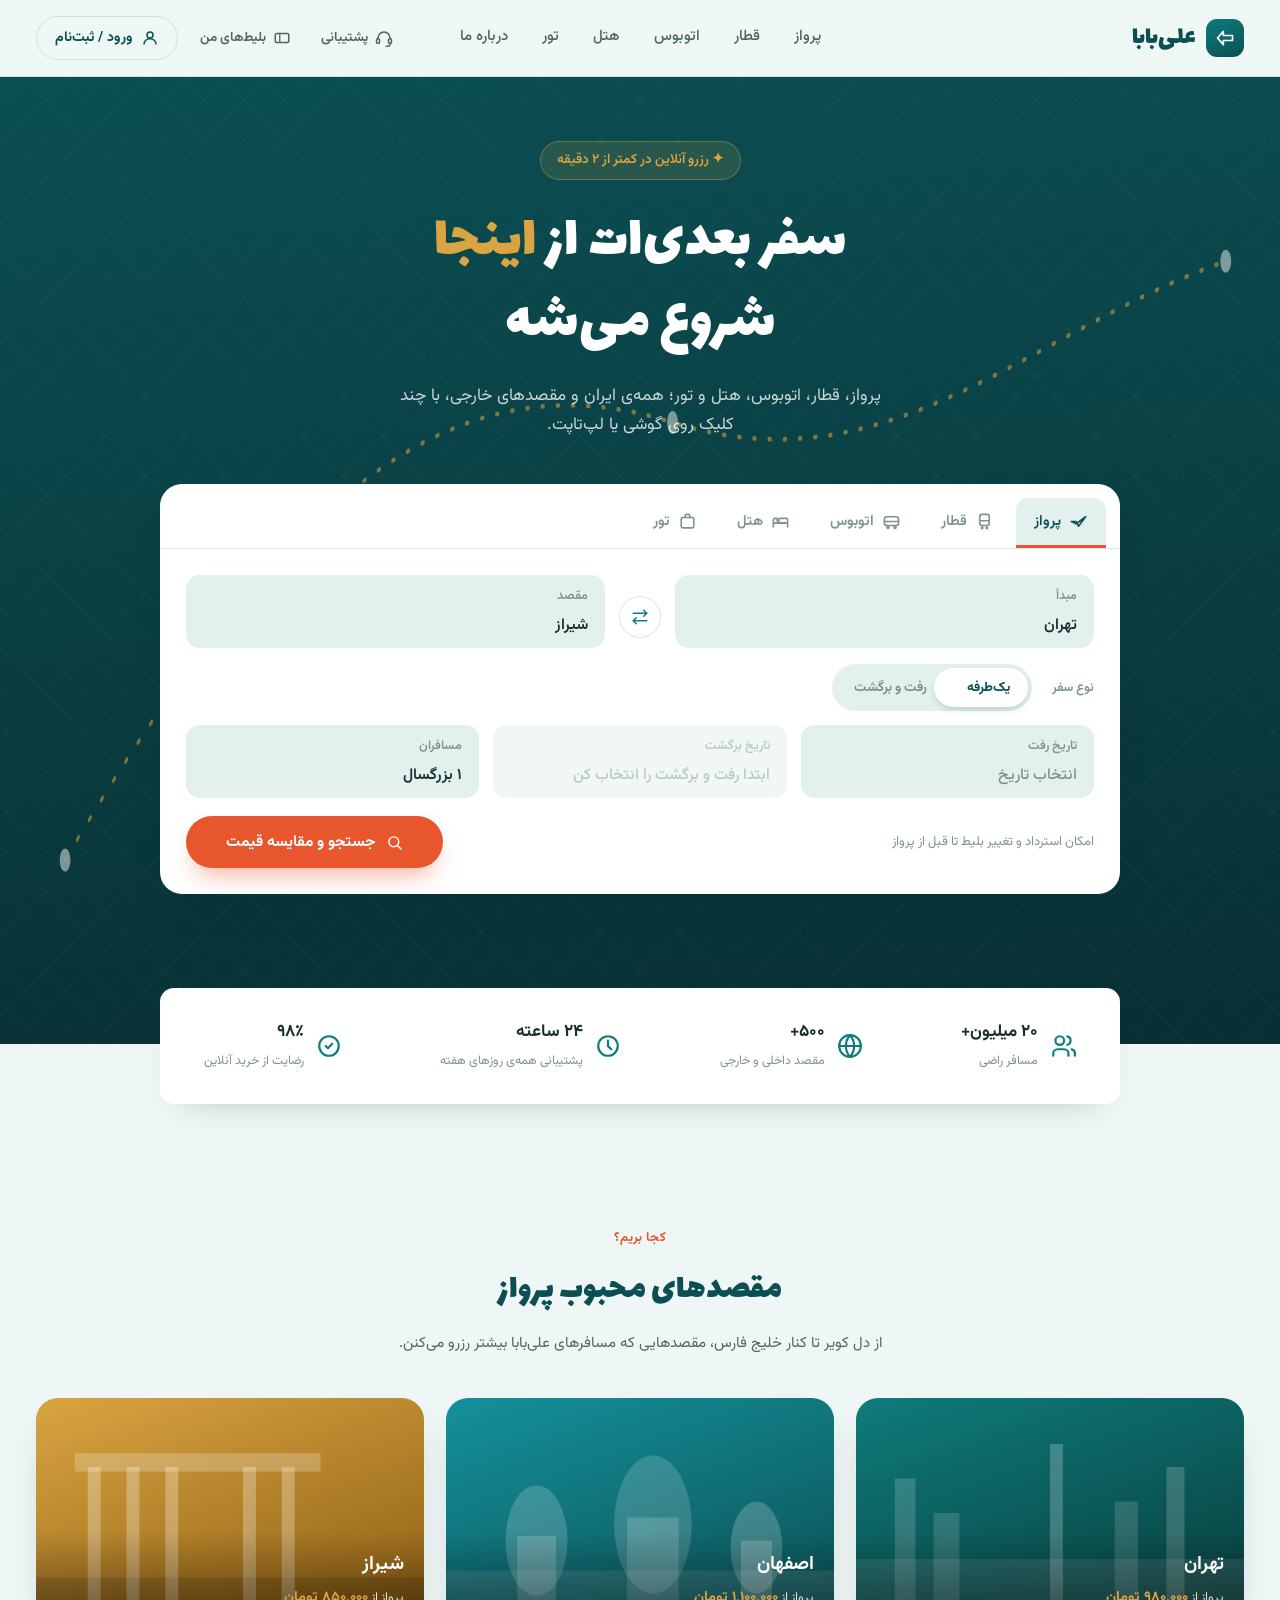
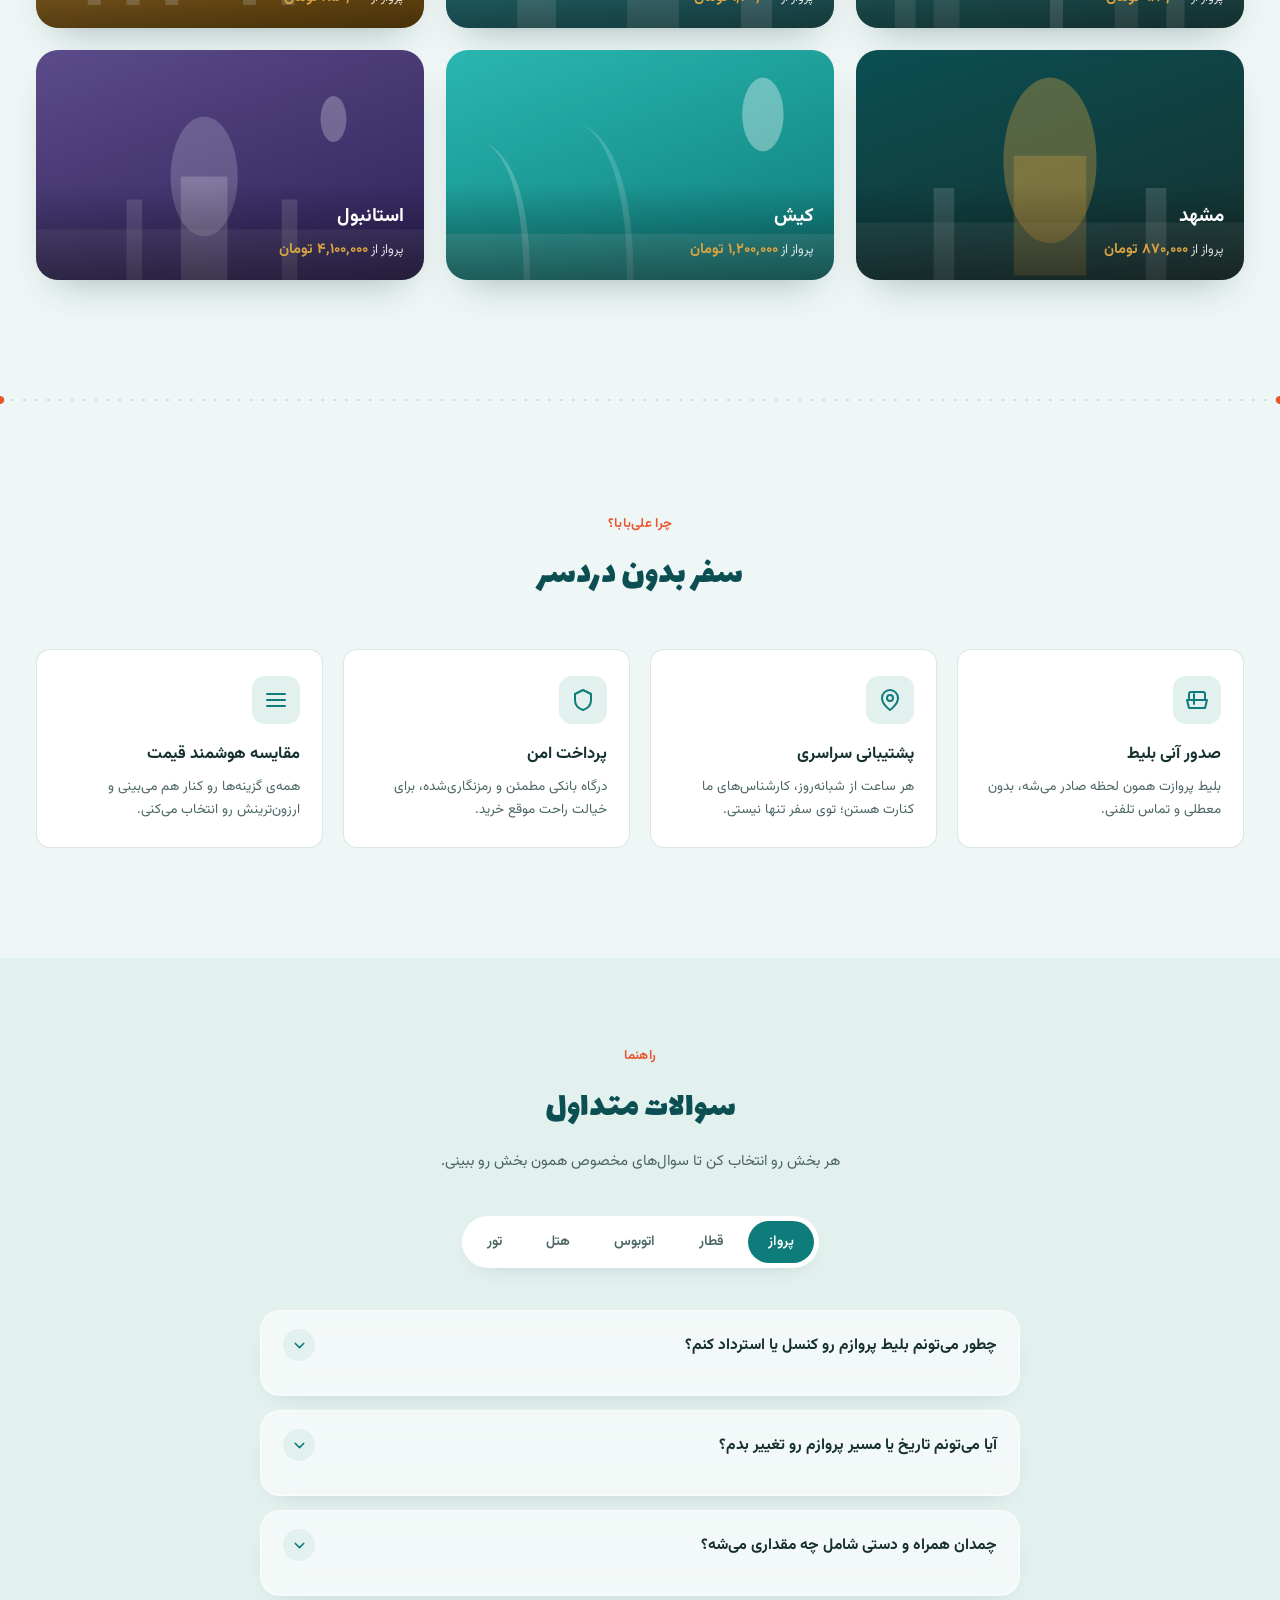
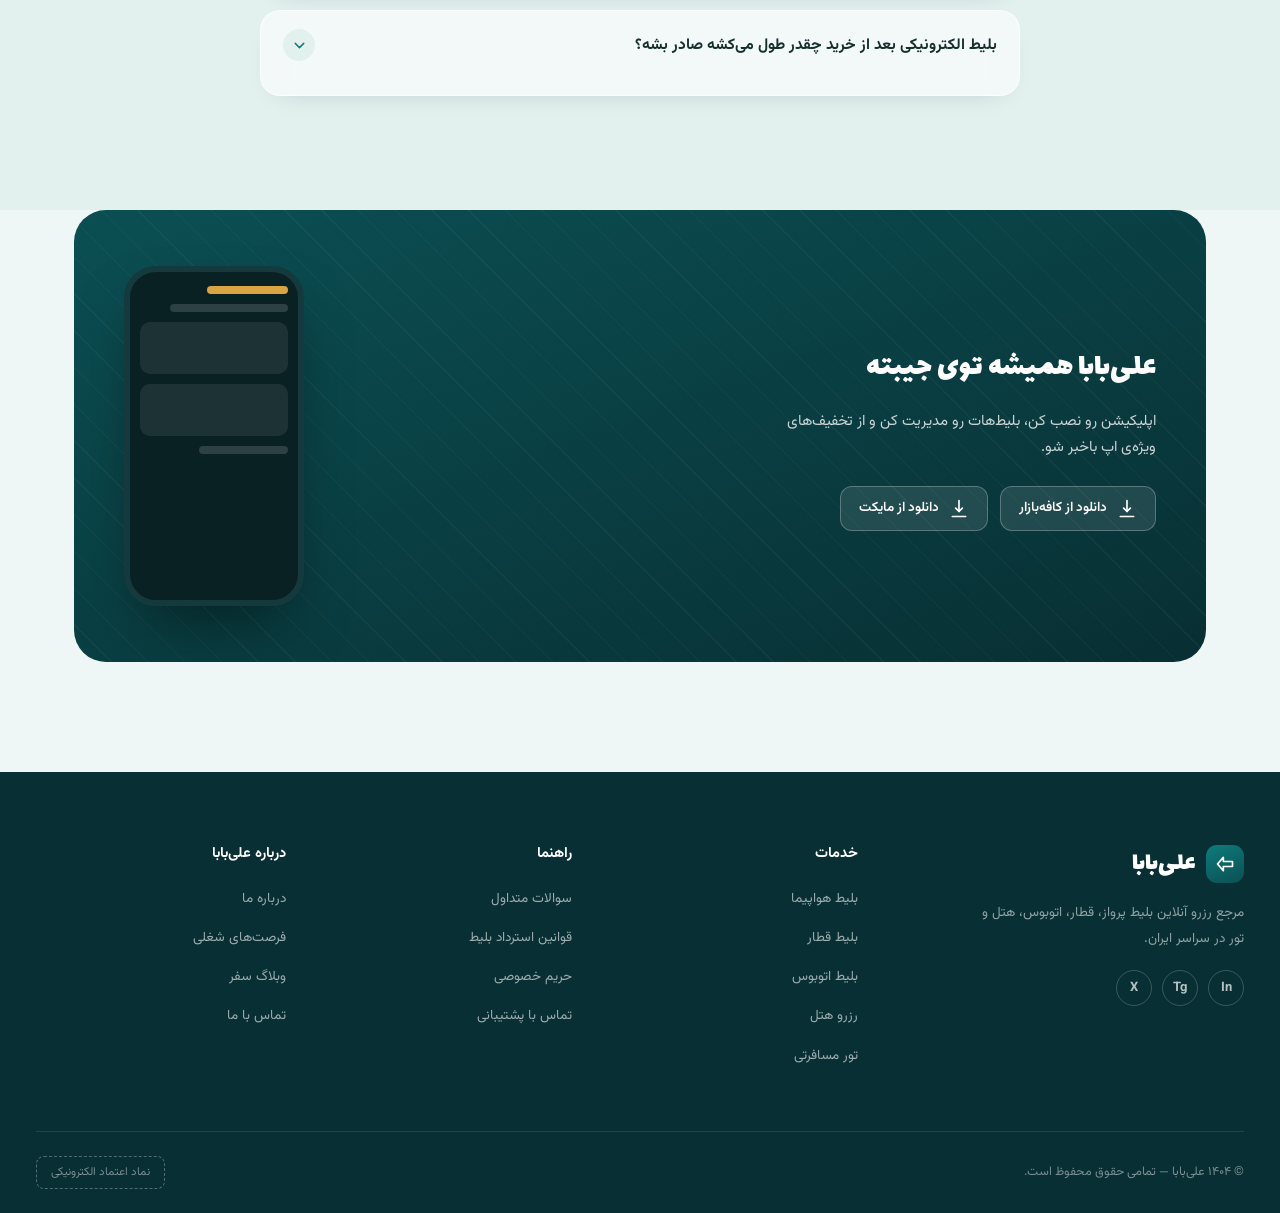
<file: alibabaSample.html>
<!DOCTYPE html>
<html lang="fa" dir="rtl">
<head>
<meta charset="UTF-8">
<meta name="viewport" content="width=device-width, initial-scale=1.0">
<title>علی‌بابا | رزرو بلیط پرواز، قطار، اتوبوس و هتل</title>
<link rel="stylesheet" href="./resources/styles/alibabaSample.css">
  <script src="./resources/scripts/alibabaSample.js" defer="defer"></script>
</head>
<body>
<header class="site-header">
  <div class="header-row">
    <a href="#" class="logo">
      <span class="logo-mark">
        <svg width="20" height="20" viewBox="0 0 24 24" fill="none" stroke="currentColor" stroke-width="2" stroke-linecap="round" stroke-linejoin="round">
          <path d="M3 12l7-8v5h11v6H10v5z"/>
        </svg>
      </span>
      علی‌بابا
    </a>
    <nav class="main-nav">
      <a href="#search">پرواز</a>
      <a href="#search">قطار</a>
      <a href="#search">اتوبوس</a>
      <a href="#search">هتل</a>
      <a href="#destinations">تور</a>
      <a href="#features">درباره ما</a>
    </nav>
    <div class="header-actions">
      <a href="#" class="header-util-link">
        <svg viewBox="0 0 24 24" fill="none" stroke="currentColor" stroke-width="2" stroke-linecap="round" stroke-linejoin="round"><path d="M4 13v-1a8 8 0 0116 0v1"/><rect x="2" y="13" width="4" height="6" rx="1.5"/><rect x="18" y="13" width="4" height="6" rx="1.5"/><path d="M20 19v1a3 3 0 01-3 3h-2"/></svg>
        <span class="header-util-text">پشتیبانی</span>
      </a>
      <a href="#" class="header-util-link">
        <svg viewBox="0 0 24 24" fill="none" stroke="currentColor" stroke-width="2" stroke-linecap="round" stroke-linejoin="round"><rect x="3" y="6" width="18" height="12" rx="2"/><line x1="9" y1="6" x2="9" y2="18" stroke-dasharray="2 2"/></svg>
        <span class="header-util-text">بلیط‌های من</span>
      </a>
      <button class="header-account-btn" type="button">
        <svg viewBox="0 0 24 24" fill="none" stroke="currentColor" stroke-width="2" stroke-linecap="round" stroke-linejoin="round"><circle cx="12" cy="8" r="4"/><path d="M4 20c0-4 3.5-7 8-7s8 3 8 7"/></svg>
        ورود / ثبت‌نام
      </button>
      <button class="hamburger" aria-label="باز کردن منو"><span></span></button>
    </div>
  </div>
</header>

<nav class="mobile-nav-drawer">
  <a href="#search">پرواز</a>
  <a href="#search">قطار</a>
  <a href="#search">اتوبوس</a>
  <a href="#search">هتل</a>
  <a href="#destinations">تور</a>
  <a href="#features">درباره ما</a>
</nav>

<section class="hero" id="search">
  <svg class="hero-route" viewBox="0 0 1180 420" preserveAspectRatio="none" aria-hidden="true">
    <path d="M60,340 C260,180 420,120 620,150 C820,180 950,110 1130,80"/>
    <circle class="pulse" cx="60" cy="340" r="5"/>
    <circle class="pulse" cx="620" cy="150" r="5"/>
    <circle class="pulse" cx="1130" cy="80" r="5"/>
  </svg>

  <div class="wrap hero-inner">
    <span class="hero-eyebrow">✦ رزرو آنلاین در کمتر از ۲ دقیقه</span>
    <h1>سفر بعدی‌ات از <em>اینجا</em><br>شروع می‌شه</h1>
    <p class="hero-sub">پرواز، قطار، اتوبوس، هتل و تور؛ همه‌ی ایران و مقصدهای خارجی، با چند کلیک روی گوشی یا لپ‌تاپت.</p>

    <div class="search-widget">
      <div class="search-tabs" role="tablist">
        <button class="search-tab is-active" data-mode="transport" data-tab="flight" type="button">
          <svg viewBox="0 0 24 24" fill="none" stroke-width="2" stroke-linecap="round" stroke-linejoin="round"><path d="M3 12l6 3 12-9-9 12-3-6-6-0z"/></svg>
          پرواز
        </button>
        <button class="search-tab" data-mode="transport" data-tab="train" type="button">
          <svg viewBox="0 0 24 24" fill="none" stroke-width="2" stroke-linecap="round" stroke-linejoin="round"><rect x="6" y="3" width="12" height="14" rx="3"/><circle cx="9" cy="20" r="1"/><circle cx="15" cy="20" r="1"/><line x1="6" y1="11" x2="18" y2="11"/></svg>
          قطار
        </button>
        <button class="search-tab" data-mode="transport" data-tab="bus" type="button">
          <svg viewBox="0 0 24 24" fill="none" stroke-width="2" stroke-linecap="round" stroke-linejoin="round"><rect x="3" y="6" width="18" height="11" rx="3"/><circle cx="7.5" cy="19.5" r="1.3"/><circle cx="16.5" cy="19.5" r="1.3"/><line x1="3" y1="12" x2="21" y2="12"/></svg>
          اتوبوس
        </button>
        <button class="search-tab" data-mode="hotel" type="button">
          <svg viewBox="0 0 24 24" fill="none" stroke-width="2" stroke-linecap="round" stroke-linejoin="round"><path d="M3 19v-9a2 2 0 012-2h3v5"/><path d="M3 14h18v5"/><rect x="10" y="8" width="11" height="6" rx="1.5"/></svg>
          هتل
        </button>
        <button class="search-tab" data-mode="tour" type="button">
          <svg viewBox="0 0 24 24" fill="none" stroke-width="2" stroke-linecap="round" stroke-linejoin="round"><rect x="4" y="7" width="16" height="13" rx="2"/><path d="M9 7V5a2 2 0 012-2h2a2 2 0 012 2v2"/></svg>
          تور
        </button>
      </div>

      <div class="search-panel">
        <div class="search-fields is-active" data-mode="transport">
          <div class="fields-grid">
            <div class="field">
              <label for="from">مبدأ</label>
              <input id="from" type="text" value="تهران" placeholder="از کجا؟">
            </div>
            <button class="swap-btn" type="button" aria-label="جابه‌جایی مبدأ و مقصد">
              <svg viewBox="0 0 24 24" fill="none" stroke="currentColor" stroke-width="2" stroke-linecap="round" stroke-linejoin="round"><path d="M17 3l4 4-4 4"/><path d="M3 7h18"/><path d="M7 21l-4-4 4-4"/><path d="M21 17H3"/></svg>
            </button>
            <div class="field">
              <label for="to">مقصد</label>
              <input id="to" type="text" value="شیراز" placeholder="کجا می‌ری؟">
            </div>
          </div>
          <div class="trip-type-row">
            <span class="trip-type-label">نوع سفر</span>
            <div class="trip-type-switch">
              <button type="button" class="trip-type-option is-active" data-trip="oneway">یک‌طرفه</button>
              <button type="button" class="trip-type-option" data-trip="roundtrip">رفت و برگشت</button>
              <span class="trip-type-thumb"></span>
            </div>

            <div class="train-options-row" data-train-only hidden>
              <label class="option-checkbox">
                <input type="checkbox" id="compartment-exclusive">
                <span class="option-checkbox-label">کوپه دربست</span>
              </label>
              <label class="option-checkbox">
                <input type="checkbox" id="car-transport">
                <span class="option-checkbox-label">حمل خودرو</span>
              </label>
            </div>
          </div>

          <div class="fields-grid-3col">
            <div class="field date-field" data-field="depart">
              <label for="depart">تاریخ رفت</label>
              <input id="depart" type="text" readonly placeholder="انتخاب تاریخ">
              <div class="calendar-popup" hidden>
                <div class="calendar-weekdays"><span>ش</span><span>ی</span><span>د</span><span>س</span><span>چ</span><span>پ</span><span>ج</span></div>
                <div class="calendar-days"></div>
                <div class="calendar-header">
                  <button type="button" class="cal-nav" data-dir="prev" aria-label="ماه قبل">›</button>
                  <span class="calendar-title"></span>
                  <button type="button" class="cal-nav" data-dir="next" aria-label="ماه بعد">‹</button>
                </div>
              </div>
            </div>
            <div class="field date-field is-disabled" data-field="return">
              <label for="return-date">تاریخ برگشت</label>
              <input id="return-date" type="text" readonly disabled placeholder="ابتدا رفت و برگشت را انتخاب کن">
              <div class="calendar-popup" hidden>
                <div class="calendar-weekdays"><span>ش</span><span>ی</span><span>د</span><span>س</span><span>چ</span><span>پ</span><span>ج</span></div>
                <div class="calendar-days"></div>
                <div class="calendar-header">
                  <button type="button" class="cal-nav" data-dir="prev" aria-label="ماه قبل">›</button>
                  <span class="calendar-title"></span>
                  <button type="button" class="cal-nav" data-dir="next" aria-label="ماه بعد">‹</button>
                </div>
              </div>
            </div>
            <div class="field people-field has-popup" data-field="passengers">
              <label for="passengers">مسافران</label>
              <input id="passengers" type="text" readonly placeholder="انتخاب مسافران">
              <div class="calendar-popup counter-popup" hidden>
                <div class="counter-row" data-type="adult">
                  <span class="counter-label"><strong>بزرگسال</strong><small>(۱۲ سال به بالا)</small></span>
                  <div class="counter-controls">
                    <button type="button" class="counter-btn" data-action="minus" aria-label="کم کردن">−</button>
                    <span class="counter-value">۰</span>
                    <button type="button" class="counter-btn" data-action="plus" aria-label="زیاد کردن">+</button>
                  </div>
                </div>
                <div class="counter-row" data-type="child">
                  <span class="counter-label"><strong>کودک</strong><small>(از ۲ سال تا ۱۲ سال)</small></span>
                  <div class="counter-controls">
                    <button type="button" class="counter-btn" data-action="minus" aria-label="کم کردن">−</button>
                    <span class="counter-value">۰</span>
                    <button type="button" class="counter-btn" data-action="plus" aria-label="زیاد کردن">+</button>
                  </div>
                </div>
                <div class="counter-row" data-type="infant">
                  <span class="counter-label"><strong>نوزاد</strong><small>(۲۰ روز تا ۲ سال)</small></span>
                  <div class="counter-controls">
                    <button type="button" class="counter-btn" data-action="minus" aria-label="کم کردن">−</button>
                    <span class="counter-value">۰</span>
                    <button type="button" class="counter-btn" data-action="plus" aria-label="زیاد کردن">+</button>
                  </div>
                </div>
                <div class="counter-actions">
                  <button type="button" class="counter-action-btn counter-reset-btn">پاک کردن</button>
                  <button type="button" class="counter-action-btn counter-confirm-btn">تأیید</button>
                </div>
              </div>
            </div>
          </div>
        </div>

        <div class="search-fields" data-mode="hotel">
          <div class="fields-grid-hotel">
            <div class="field">
              <label for="hotel-dest">مقصد</label>
              <input id="hotel-dest" type="text" value="اصفهان" placeholder="کدوم شهر؟">
            </div>
            <div class="field date-field has-popup" data-field="checkin">
              <label for="checkin">تاریخ ورود</label>
              <input id="checkin" type="text" readonly placeholder="انتخاب تاریخ">
              <div class="calendar-popup" hidden>
                <div class="calendar-weekdays"><span>ش</span><span>ی</span><span>د</span><span>س</span><span>چ</span><span>پ</span><span>ج</span></div>
                <div class="calendar-days"></div>
                <div class="calendar-header">
                  <button type="button" class="cal-nav" data-dir="prev" aria-label="ماه قبل">›</button>
                  <span class="calendar-title"></span>
                  <button type="button" class="cal-nav" data-dir="next" aria-label="ماه بعد">‹</button>
                </div>
              </div>
            </div>
            <div class="field date-field has-popup is-disabled" data-field="checkout">
              <label for="checkout">تاریخ خروج</label>
              <input id="checkout" type="text" readonly disabled placeholder="ابتدا ورود را انتخاب کن">
              <div class="calendar-popup" hidden>
                <div class="calendar-weekdays"><span>ش</span><span>ی</span><span>د</span><span>س</span><span>چ</span><span>پ</span><span>ج</span></div>
                <div class="calendar-days"></div>
                <div class="calendar-header">
                  <button type="button" class="cal-nav" data-dir="prev" aria-label="ماه قبل">›</button>
                  <span class="calendar-title"></span>
                  <button type="button" class="cal-nav" data-dir="next" aria-label="ماه بعد">‹</button>
                </div>
              </div>
            </div>
          </div>
          <div class="field people-field has-popup" data-field="guests" style="margin-top:14px;">
            <label for="guests">تعداد مهمان</label>
            <input id="guests" type="text" readonly placeholder="انتخاب مهمان‌ها">
            <div class="calendar-popup counter-popup" hidden>
              <div class="counter-row" data-type="adult">
                <span class="counter-label"><strong>بزرگسال</strong><small>(۱۲ سال به بالا)</small></span>
                <div class="counter-controls">
                  <button type="button" class="counter-btn" data-action="minus" aria-label="کم کردن">−</button>
                  <span class="counter-value">۱</span>
                  <button type="button" class="counter-btn" data-action="plus" aria-label="زیاد کردن">+</button>
                </div>
              </div>
              <div class="counter-row" data-type="child">
                <span class="counter-label"><strong>کودک</strong><small>(از ۲ سال تا ۱۲ سال)</small></span>
                <div class="counter-controls">
                  <button type="button" class="counter-btn" data-action="minus" aria-label="کم کردن">−</button>
                  <span class="counter-value">۰</span>
                  <button type="button" class="counter-btn" data-action="plus" aria-label="زیاد کردن">+</button>
                </div>
              </div>
              <div class="counter-row" data-type="infant">
                <span class="counter-label"><strong>نوزاد</strong><small>(۲۰ روز تا ۲ سال)</small></span>
                <div class="counter-controls">
                  <button type="button" class="counter-btn" data-action="minus" aria-label="کم کردن">−</button>
                  <span class="counter-value">۰</span>
                  <button type="button" class="counter-btn" data-action="plus" aria-label="زیاد کردن">+</button>
                </div>
              </div>
              <div class="counter-actions">
                <button type="button" class="counter-action-btn counter-reset-btn">پاک کردن</button>
                <button type="button" class="counter-action-btn counter-confirm-btn">تأیید</button>
              </div>
            </div>
          </div>
        </div>

        <div class="search-fields" data-mode="tour">
          <div class="fields-grid-tour">
            <div class="field">
              <label for="tour-dest">مقصد تور</label>
              <input id="tour-dest" type="text" value="کیش" placeholder="کجا بریم؟">
            </div>
            <div class="field date-field has-popup" data-field="tour-date">
              <label for="tour-date">تاریخ حرکت</label>
              <input id="tour-date" type="text" readonly placeholder="انتخاب تاریخ">
              <div class="calendar-popup" hidden>
                <div class="calendar-weekdays"><span>ش</span><span>ی</span><span>د</span><span>س</span><span>چ</span><span>پ</span><span>ج</span></div>
                <div class="calendar-days"></div>
                <div class="calendar-header">
                  <button type="button" class="cal-nav" data-dir="prev" aria-label="ماه قبل">›</button>
                  <span class="calendar-title"></span>
                  <button type="button" class="cal-nav" data-dir="next" aria-label="ماه بعد">‹</button>
                </div>
              </div>
            </div>
            <div class="field people-field has-popup" data-field="tour-people">
              <label for="tour-people">تعداد نفرات</label>
              <input id="tour-people" type="text" readonly placeholder="انتخاب نفرات">
              <div class="calendar-popup counter-popup" hidden>
                <div class="counter-row" data-type="adult">
                  <span class="counter-label"><strong>بزرگسال</strong><small>(۱۲ سال به بالا)</small></span>
                  <div class="counter-controls">
                    <button type="button" class="counter-btn" data-action="minus" aria-label="کم کردن">−</button>
                    <span class="counter-value">۱</span>
                    <button type="button" class="counter-btn" data-action="plus" aria-label="زیاد کردن">+</button>
                  </div>
                </div>
                <div class="counter-row" data-type="child">
                  <span class="counter-label"><strong>کودک</strong><small>(از ۲ سال تا ۱۲ سال)</small></span>
                  <div class="counter-controls">
                    <button type="button" class="counter-btn" data-action="minus" aria-label="کم کردن">−</button>
                    <span class="counter-value">۰</span>
                    <button type="button" class="counter-btn" data-action="plus" aria-label="زیاد کردن">+</button>
                  </div>
                </div>
                <div class="counter-row" data-type="infant">
                  <span class="counter-label"><strong>نوزاد</strong><small>(۲۰ روز تا ۲ سال)</small></span>
                  <div class="counter-controls">
                    <button type="button" class="counter-btn" data-action="minus" aria-label="کم کردن">−</button>
                    <span class="counter-value">۰</span>
                    <button type="button" class="counter-btn" data-action="plus" aria-label="زیاد کردن">+</button>
                  </div>
                </div>
                <div class="counter-actions">
                  <button type="button" class="counter-action-btn counter-reset-btn">پاک کردن</button>
                  <button type="button" class="counter-action-btn counter-confirm-btn">تأیید</button>
                </div>
              </div>
            </div>
          </div>
        </div>

        <div class="search-panel-footer">
          <span class="search-hint">امکان استرداد و تغییر بلیط تا قبل از پرواز</span>
          <button class="search-submit" type="button">
            <svg viewBox="0 0 24 24" fill="none" stroke="currentColor" stroke-width="2" stroke-linecap="round" stroke-linejoin="round"><circle cx="11" cy="11" r="7"/><line x1="21" y1="21" x2="16.5" y2="16.5"/></svg>
            جستجو و مقایسه قیمت
          </button>
        </div>
      </div>
    </div>
  </div>
</section>

<div class="trust-strip">
  <div class="trust-card">
    <div class="trust-item">
      <svg viewBox="0 0 24 24" fill="none" stroke-width="2" stroke-linecap="round" stroke-linejoin="round"><path d="M17 21v-2a4 4 0 00-4-4H7a4 4 0 00-4 4v2"/><circle cx="9" cy="7" r="4"/><path d="M23 21v-2a4 4 0 00-3-3.87"/><path d="M16 3.13a4 4 0 010 7.75"/></svg>
      <div><strong>۲۰ میلیون+</strong><span>مسافر راضی</span></div>
    </div>
    <div class="trust-item">
      <svg viewBox="0 0 24 24" fill="none" stroke-width="2" stroke-linecap="round" stroke-linejoin="round"><circle cx="12" cy="12" r="10"/><path d="M2 12h20"/><path d="M12 2a15 15 0 010 20 15 15 0 010-20z"/></svg>
      <div><strong>۵۰۰+</strong><span>مقصد داخلی و خارجی</span></div>
    </div>
    <div class="trust-item">
      <svg viewBox="0 0 24 24" fill="none" stroke-width="2" stroke-linecap="round" stroke-linejoin="round"><circle cx="12" cy="12" r="9"/><path d="M12 7v5l3 3"/></svg>
      <div><strong>۲۴ ساعته</strong><span>پشتیبانی همه‌ی روزهای هفته</span></div>
    </div>
    <div class="trust-item">
      <svg viewBox="0 0 24 24" fill="none" stroke-width="2" stroke-linecap="round" stroke-linejoin="round"><path d="M9 12l2 2 4-4"/><circle cx="12" cy="12" r="9"/></svg>
      <div><strong>۹۸٪</strong><span>رضایت از خرید آنلاین</span></div>
    </div>
  </div>
</div>

<section class="destinations" id="destinations">
  <div class="wrap">
    <div class="section-head">
      <span class="eyebrow">کجا بریم؟</span>
      <h2 id="destinations-heading">مقصدهای محبوب این روزها</h2>
      <p>از دل کویر تا کنار خلیج فارس، مقصدهایی که مسافرهای علی‌بابا بیشتر رزرو می‌کنن.</p>
    </div>

    <div class="dest-grid">
      <div class="dest-card dest-1">
        <div class="art">
          <svg viewBox="0 0 300 100" preserveAspectRatio="none">
            <rect x="0" y="70" width="300" height="30" fill="rgba(255,255,255,.10)"/>
            <rect x="30" y="35" width="16" height="65" fill="rgba(255,255,255,.16)"/>
            <rect x="60" y="50" width="20" height="50" fill="rgba(255,255,255,.14)"/>
            <rect x="150" y="20" width="10" height="80" fill="rgba(255,255,255,.22)"/>
            <rect x="200" y="45" width="18" height="55" fill="rgba(255,255,255,.14)"/>
            <rect x="240" y="30" width="14" height="70" fill="rgba(255,255,255,.18)"/>
          </svg>
        </div>
        <div class="info">
          <h3>تهران</h3>
          <p class="price">پرواز از <b>۹۸۰,۰۰۰ تومان</b></p>
        </div>
      </div>

      <div class="dest-card dest-2">
        <div class="art">
          <svg viewBox="0 0 300 100" preserveAspectRatio="none">
            <rect x="0" y="75" width="300" height="25" fill="rgba(255,255,255,.10)"/>
            <circle cx="70" cy="62" r="24" fill="rgba(255,255,255,.18)"/>
            <rect x="55" y="60" width="30" height="40" fill="rgba(255,255,255,.18)"/>
            <circle cx="160" cy="55" r="30" fill="rgba(255,255,255,.16)"/>
            <rect x="140" y="52" width="40" height="48" fill="rgba(255,255,255,.16)"/>
            <circle cx="240" cy="65" r="20" fill="rgba(255,255,255,.2)"/>
            <rect x="228" y="62" width="24" height="38" fill="rgba(255,255,255,.2)"/>
          </svg>
        </div>
        <div class="info">
          <h3>اصفهان</h3>
          <p class="price">هتل از <b>۱,۲۰۰,۰۰۰ تومان</b></p>
        </div>
      </div>

      <div class="dest-card dest-3">
        <div class="art">
          <svg viewBox="0 0 300 100" preserveAspectRatio="none">
            <rect x="0" y="78" width="300" height="22" fill="rgba(0,0,0,.12)"/>
            <rect x="40" y="30" width="10" height="60" fill="rgba(255,255,255,.28)"/>
            <rect x="70" y="30" width="10" height="60" fill="rgba(255,255,255,.28)"/>
            <rect x="100" y="30" width="10" height="60" fill="rgba(255,255,255,.28)"/>
            <rect x="160" y="30" width="10" height="60" fill="rgba(255,255,255,.28)"/>
            <rect x="190" y="30" width="10" height="60" fill="rgba(255,255,255,.28)"/>
            <rect x="30" y="24" width="190" height="8" fill="rgba(255,255,255,.22)"/>
          </svg>
        </div>
        <div class="info">
          <h3>شیراز</h3>
          <p class="price">قطار از <b>۶۵۰,۰۰۰ تومان</b></p>
        </div>
      </div>

      <div class="dest-card dest-4">
        <div class="art">
          <svg viewBox="0 0 300 100" preserveAspectRatio="none">
            <rect x="0" y="75" width="300" height="25" fill="rgba(255,255,255,.08)"/>
            <circle cx="150" cy="48" r="36" fill="rgba(217,164,65,.35)"/>
            <rect x="122" y="46" width="56" height="52" fill="rgba(217,164,65,.28)"/>
            <rect x="60" y="60" width="16" height="40" fill="rgba(255,255,255,.14)"/>
            <rect x="224" y="60" width="16" height="40" fill="rgba(255,255,255,.14)"/>
          </svg>
        </div>
        <div class="info">
          <h3>مشهد</h3>
          <p class="price">پرواز از <b>۸۷۰,۰۰۰ تومان</b></p>
        </div>
      </div>

      <div class="dest-card dest-5">
        <div class="art">
          <svg viewBox="0 0 300 100" preserveAspectRatio="none">
            <circle cx="245" cy="28" r="16" fill="rgba(255,255,255,.35)"/>
            <rect x="0" y="80" width="300" height="20" fill="rgba(255,255,255,.12)"/>
            <path d="M60 100 C60 60 45 45 30 40 C48 45 65 60 65 100 Z" fill="rgba(255,255,255,.2)"/>
            <path d="M140 100 C140 55 122 38 105 32 C126 38 145 55 145 100 Z" fill="rgba(255,255,255,.16)"/>
          </svg>
        </div>
        <div class="info">
          <h3>کیش</h3>
          <p class="price">تور از <b>۳,۴۰۰,۰۰۰ تومان</b></p>
        </div>
      </div>

      <div class="dest-card dest-6">
        <div class="art">
          <svg viewBox="0 0 300 100" preserveAspectRatio="none">
            <rect x="0" y="78" width="300" height="22" fill="rgba(255,255,255,.08)"/>
            <circle cx="130" cy="55" r="26" fill="rgba(255,255,255,.18)"/>
            <rect x="112" y="55" width="36" height="45" fill="rgba(255,255,255,.18)"/>
            <rect x="70" y="65" width="12" height="35" fill="rgba(255,255,255,.14)"/>
            <rect x="190" y="65" width="12" height="35" fill="rgba(255,255,255,.14)"/>
            <circle cx="230" cy="30" r="10" fill="rgba(255,255,255,.25)"/>
          </svg>
        </div>
        <div class="info">
          <h3>استانبول</h3>
          <p class="price">پرواز از <b>۴,۱۰۰,۰۰۰ تومان</b></p>
        </div>
      </div>
    </div>
  </div>
</section>

<div class="route-divider">
  <svg viewBox="0 0 1180 40" preserveAspectRatio="none" aria-hidden="true">
    <line x1="0" y1="20" x2="1180" y2="20"/>
    <circle cx="0" cy="20" r="4"/>
    <circle cx="1180" cy="20" r="4"/>
  </svg>
</div>

<section class="features" id="features">
  <div class="wrap">
    <div class="section-head">
      <span class="eyebrow">چرا علی‌بابا؟</span>
      <h2>سفر بدون دردسر</h2>
    </div>
    <div class="feature-grid">
      <div class="feature-card">
        <div class="feature-icon">
          <svg viewBox="0 0 24 24" fill="none" stroke="currentColor" stroke-width="2" stroke-linecap="round" stroke-linejoin="round"><path d="M4 12V6a2 2 0 012-2h12a2 2 0 012 2v6"/><path d="M2 12h20l-2 8H4l-2-8z"/><line x1="9" y1="6" x2="9" y2="16"/></svg>
        </div>
        <h3>صدور آنی بلیط</h3>
        <p>بلیط پروازت همون لحظه صادر می‌شه، بدون معطلی و تماس تلفنی.</p>
      </div>
      <div class="feature-card">
        <div class="feature-icon">
          <svg viewBox="0 0 24 24" fill="none" stroke="currentColor" stroke-width="2" stroke-linecap="round" stroke-linejoin="round"><path d="M12 22s8-5.5 8-12a8 8 0 10-16 0c0 6.5 8 12 8 12z"/><circle cx="12" cy="10" r="3"/></svg>
        </div>
        <h3>پشتیبانی سراسری</h3>
        <p>هر ساعت از شبانه‌روز، کارشناس‌های ما کنارت هستن؛ توی سفر تنها نیستی.</p>
      </div>
      <div class="feature-card">
        <div class="feature-icon">
          <svg viewBox="0 0 24 24" fill="none" stroke="currentColor" stroke-width="2" stroke-linecap="round" stroke-linejoin="round"><path d="M12 2l8 4v6c0 5-3.5 8.5-8 10-4.5-1.5-8-5-8-10V6l8-4z"/></svg>
        </div>
        <h3>پرداخت امن</h3>
        <p>درگاه بانکی مطمئن و رمزنگاری‌شده، برای خیالت راحت موقع خرید.</p>
      </div>
      <div class="feature-card">
        <div class="feature-icon">
          <svg viewBox="0 0 24 24" fill="none" stroke="currentColor" stroke-width="2" stroke-linecap="round" stroke-linejoin="round"><path d="M3 6h18M3 12h18M3 18h18"/></svg>
        </div>
        <h3>مقایسه هوشمند قیمت</h3>
        <p>همه‌ی گزینه‌ها رو کنار هم می‌بینی و ارزون‌ترینش رو انتخاب می‌کنی.</p>
      </div>
    </div>
  </div>
</section>

<section class="faq" id="faq">
  <div class="wrap">
    <div class="section-head">
      <span class="eyebrow">راهنما</span>
      <h2>سوالات متداول</h2>
      <p>هر بخش رو انتخاب کن تا سوال‌های مخصوص همون بخش رو ببینی.</p>
    </div>

    <div class="faq-tabs">
      <button class="faq-tab is-active" data-faq="flight" type="button">پرواز</button>
      <button class="faq-tab" data-faq="train" type="button">قطار</button>
      <button class="faq-tab" data-faq="bus" type="button">اتوبوس</button>
      <button class="faq-tab" data-faq="hotel" type="button">هتل</button>
      <button class="faq-tab" data-faq="tour" type="button">تور</button>
    </div>

    <div class="faq-list is-active" data-faq="flight">
      <div class="faq-item">
        <button class="faq-question" type="button">
          <span>چطور می‌تونم بلیط پروازم رو کنسل یا استرداد کنم؟</span>
          <span class="faq-chevron-wrap"><svg class="faq-chevron" viewBox="0 0 24 24" fill="none" stroke="currentColor" stroke-width="2" stroke-linecap="round" stroke-linejoin="round"><polyline points="6 9 12 15 18 9"/></svg></span>
        </button>
        <div class="faq-answer"><p>از قسمت «بلیط‌های من» بلیط موردنظرت رو انتخاب و گزینه‌ی استرداد رو بزن. مبلغ قابل استرداد بر اساس قوانین هر ایرلاین و فاصله‌ی زمانی تا پرواز محاسبه و به کیف‌پول یا کارتت برگردونده می‌شه.</p></div>
      </div>
      <div class="faq-item">
        <button class="faq-question" type="button">
          <span>آیا می‌تونم تاریخ یا مسیر پروازم رو تغییر بدم؟</span>
          <span class="faq-chevron-wrap"><svg class="faq-chevron" viewBox="0 0 24 24" fill="none" stroke="currentColor" stroke-width="2" stroke-linecap="round" stroke-linejoin="round"><polyline points="6 9 12 15 18 9"/></svg></span>
        </button>
        <div class="faq-answer"><p>بله، بیشتر بلیط‌های داخلی و خارجی قابل تغییر هستن. از بخش «بلیط‌های من»، گزینه‌ی تغییر تاریخ رو بزن؛ ممکنه بسته به نوع بلیط، مابه‌التفاوت قیمت یا جریمه‌ی تغییر محاسبه بشه.</p></div>
      </div>
      <div class="faq-item">
        <button class="faq-question" type="button">
          <span>چمدان همراه و دستی شامل چه مقداری می‌شه؟</span>
          <span class="faq-chevron-wrap"><svg class="faq-chevron" viewBox="0 0 24 24" fill="none" stroke="currentColor" stroke-width="2" stroke-linecap="round" stroke-linejoin="round"><polyline points="6 9 12 15 18 9"/></svg></span>
        </button>
        <div class="faq-answer"><p>مقدار بار مجاز بسته به ایرلاین و نوع بلیط فرق می‌کنه و معمولاً بین ۲۰ تا ۳۰ کیلوگرم بار همراه به‌علاوه‌ی یک ساک دستیه. جزئیات دقیق هر پرواز توی صفحه‌ی نتایج جستجو کنار قیمت نمایش داده می‌شه.</p></div>
      </div>
      <div class="faq-item">
        <button class="faq-question" type="button">
          <span>بلیط الکترونیکی بعد از خرید چقدر طول می‌کشه صادر بشه؟</span>
          <span class="faq-chevron-wrap"><svg class="faq-chevron" viewBox="0 0 24 24" fill="none" stroke="currentColor" stroke-width="2" stroke-linecap="round" stroke-linejoin="round"><polyline points="6 9 12 15 18 9"/></svg></span>
        </button>
        <div class="faq-answer"><p>بلافاصله بعد از پرداخت موفق، بلیط الکترونیکی صادر و هم توی اپلیکیشن و هم از طریق پیامک و ایمیل برات ارسال می‌شه؛ نیازی به تماس یا پیگیری نداره.</p></div>
      </div>
    </div>

    <div class="faq-list" data-faq="train">
      <div class="faq-item">
        <button class="faq-question" type="button">
          <span>کوپه دربست یعنی چی و چطور رزروش کنم؟</span>
          <span class="faq-chevron-wrap"><svg class="faq-chevron" viewBox="0 0 24 24" fill="none" stroke="currentColor" stroke-width="2" stroke-linecap="round" stroke-linejoin="round"><polyline points="6 9 12 15 18 9"/></svg></span>
        </button>
        <div class="faq-answer"><p>با انتخاب گزینه‌ی «کوپه دربست» هنگام رزرو، تمام صندلی‌های کوپه فقط برای شما و همراهانتون رزرو می‌شه و مسافر غریبه‌ای توی همون کوپه قرار نمی‌گیره. هزینه‌ی صندلی‌های خالی هم به قیمت نهایی اضافه می‌شه.</p></div>
      </div>
      <div class="faq-item">
        <button class="faq-question" type="button">
          <span>حمل خودرو با قطار چطور انجام می‌شه؟</span>
          <span class="faq-chevron-wrap"><svg class="faq-chevron" viewBox="0 0 24 24" fill="none" stroke="currentColor" stroke-width="2" stroke-linecap="round" stroke-linejoin="round"><polyline points="6 9 12 15 18 9"/></svg></span>
        </button>
        <div class="faq-answer"><p>فقط در برخی مسیرهای مشخص و با قطارهای مجهز به واگن حمل خودرو امکان‌پذیره. کافیه هنگام رزرو بلیط، تیک «حمل خودرو با قطار» رو بزنی تا مشخصات خودرو و مسیرهای فعال نشون داده بشه.</p></div>
      </div>
      <div class="faq-item">
        <button class="faq-question" type="button">
          <span>تا چند ساعت قبل از حرکت می‌تونم بلیط قطار رو استرداد کنم؟</span>
          <span class="faq-chevron-wrap"><svg class="faq-chevron" viewBox="0 0 24 24" fill="none" stroke="currentColor" stroke-width="2" stroke-linecap="round" stroke-linejoin="round"><polyline points="6 9 12 15 18 9"/></svg></span>
        </button>
        <div class="faq-answer"><p>معمولاً تا ۲ ساعت قبل از حرکت قطار امکان استرداد با کسر جریمه‌ی مصوب وجود داره. هرچه به زمان حرکت نزدیک‌تر باشی، درصد جریمه‌ی استرداد بیشتر می‌شه.</p></div>
      </div>
      <div class="faq-item">
        <button class="faq-question" type="button">
          <span>چه فرقی بین قطارهای رجا، فدک و سایر شرکت‌ها هست؟</span>
          <span class="faq-chevron-wrap"><svg class="faq-chevron" viewBox="0 0 24 24" fill="none" stroke="currentColor" stroke-width="2" stroke-linecap="round" stroke-linejoin="round"><polyline points="6 9 12 15 18 9"/></svg></span>
        </button>
        <div class="faq-answer"><p>هر شرکت امکانات، سطح راحتی صندلی و قیمت متفاوتی داره. توی نتایج جستجو می‌تونی نوع قطار (اتوبوسی، ۴ تخته، پارسی و...) رو کنار هم مقایسه و بهترین گزینه رو انتخاب کنی.</p></div>
      </div>
    </div>

    <div class="faq-list" data-faq="bus">
      <div class="faq-item">
        <button class="faq-question" type="button">
          <span>فرق اتوبوس‌های VIP با معمولی چیه؟</span>
          <span class="faq-chevron-wrap"><svg class="faq-chevron" viewBox="0 0 24 24" fill="none" stroke="currentColor" stroke-width="2" stroke-linecap="round" stroke-linejoin="round"><polyline points="6 9 12 15 18 9"/></svg></span>
        </button>
        <div class="faq-answer"><p>اتوبوس‌های VIP معمولاً فضای پای بیشتر، تعداد صندلی کمتر در هر ردیف و پذیرایی بهتری دارن. این مشخصات کنار هر گزینه توی نتایج جستجو نوشته شده تا راحت مقایسه کنی.</p></div>
      </div>
      <div class="faq-item">
        <button class="faq-question" type="button">
          <span>می‌تونم موقع خرید، صندلی دلخواهم رو انتخاب کنم؟</span>
          <span class="faq-chevron-wrap"><svg class="faq-chevron" viewBox="0 0 24 24" fill="none" stroke="currentColor" stroke-width="2" stroke-linecap="round" stroke-linejoin="round"><polyline points="6 9 12 15 18 9"/></svg></span>
        </button>
        <div class="faq-answer"><p>بله، بعد از انتخاب اتوبوس موردنظر، نقشه‌ی صندلی‌ها نمایش داده می‌شه و می‌تونی صندلی خالی دلخواهت رو مشخص کنی.</p></div>
      </div>
      <div class="faq-item">
        <button class="faq-question" type="button">
          <span>چقدر زودتر از حرکت باید توی ترمینال باشم؟</span>
          <span class="faq-chevron-wrap"><svg class="faq-chevron" viewBox="0 0 24 24" fill="none" stroke="currentColor" stroke-width="2" stroke-linecap="round" stroke-linejoin="round"><polyline points="6 9 12 15 18 9"/></svg></span>
        </button>
        <div class="faq-answer"><p>پیشنهاد می‌شه حداقل ۳۰ تا ۴۵ دقیقه زودتر از ساعت حرکت درج‌شده روی بلیط، در ترمینال حاضر باشی تا مشکلی برای سوار شدن پیش نیاد.</p></div>
      </div>
      <div class="faq-item">
        <button class="faq-question" type="button">
          <span>قوانین استرداد بلیط اتوبوس چیه؟</span>
          <span class="faq-chevron-wrap"><svg class="faq-chevron" viewBox="0 0 24 24" fill="none" stroke="currentColor" stroke-width="2" stroke-linecap="round" stroke-linejoin="round"><polyline points="6 9 12 15 18 9"/></svg></span>
        </button>
        <div class="faq-answer"><p>استرداد بلیط اتوبوس تا قبل از حرکت با کسر جریمه‌ی مصوب سازمان راهداری امکان‌پذیره؛ هرچه زودتر اقدام کنی، جریمه‌ی کمتری کسر می‌شه.</p></div>
      </div>
    </div>

    <div class="faq-list" data-faq="hotel">
      <div class="faq-item">
        <button class="faq-question" type="button">
          <span>هزینه‌ی هتل موقع رزرو کسر می‌شه یا موقع ورود؟</span>
          <span class="faq-chevron-wrap"><svg class="faq-chevron" viewBox="0 0 24 24" fill="none" stroke="currentColor" stroke-width="2" stroke-linecap="round" stroke-linejoin="round"><polyline points="6 9 12 15 18 9"/></svg></span>
        </button>
        <div class="faq-answer"><p>بسته به نوع تعرفه فرق می‌کنه؛ بعضی هتل‌ها پرداخت آنلاین و کامل هنگام رزرو رو می‌خوان و بعضی دیگه فقط بیعانه می‌گیرن و باقی مبلغ موقع ورود در هتل تسویه می‌شه. این مورد کنار هر هتل مشخص شده.</p></div>
      </div>
      <div class="faq-item">
        <button class="faq-question" type="button">
          <span>آیا می‌تونم رزرو هتل رو بدون جریمه لغو کنم؟</span>
          <span class="faq-chevron-wrap"><svg class="faq-chevron" viewBox="0 0 24 24" fill="none" stroke="currentColor" stroke-width="2" stroke-linecap="round" stroke-linejoin="round"><polyline points="6 9 12 15 18 9"/></svg></span>
        </button>
        <div class="faq-answer"><p>بسیاری از هتل‌ها گزینه‌ی «کنسلی رایگان تا چند روز قبل از ورود» دارن که با آیکون مخصوص کنار قیمت مشخص شده؛ در غیر این‌صورت قوانین کنسلی هر هتل قبل از پرداخت نمایش داده می‌شه.</p></div>
      </div>
      <div class="faq-item">
        <button class="faq-question" type="button">
          <span>ساعت استاندارد ورود و خروج هتل‌ها چه زمانیه؟</span>
          <span class="faq-chevron-wrap"><svg class="faq-chevron" viewBox="0 0 24 24" fill="none" stroke="currentColor" stroke-width="2" stroke-linecap="round" stroke-linejoin="round"><polyline points="6 9 12 15 18 9"/></svg></span>
        </button>
        <div class="faq-answer"><p>معمولاً ساعت ورود از ۱۴ به بعد و ساعت خروج تا ۱۲ ظهره، ولی این زمان‌بندی می‌تونه بین هتل‌ها کمی فرق داشته باشه و توی جزئیات هر هتل قید شده.</p></div>
      </div>
      <div class="faq-item">
        <button class="faq-question" type="button">
          <span>اگه تعداد مهمان‌ها بیشتر از ظرفیت اتاق باشه چی می‌شه؟</span>
          <span class="faq-chevron-wrap"><svg class="faq-chevron" viewBox="0 0 24 24" fill="none" stroke="currentColor" stroke-width="2" stroke-linecap="round" stroke-linejoin="round"><polyline points="6 9 12 15 18 9"/></svg></span>
        </button>
        <div class="faq-answer"><p>موقع رزرو، تعداد بزرگسال و کودک رو دقیق وارد کن تا فقط اتاق‌های مناسب همون ظرفیت نشون داده بشه؛ در غیر این‌صورت ممکنه هتل هنگام پذیرش، هزینه‌ی تخت اضافه دریافت کنه.</p></div>
      </div>
    </div>

    <div class="faq-list" data-faq="tour">
      <div class="faq-item">
        <button class="faq-question" type="button">
          <span>هزینه‌ی تور شامل چه مواردی می‌شه؟</span>
          <span class="faq-chevron-wrap"><svg class="faq-chevron" viewBox="0 0 24 24" fill="none" stroke="currentColor" stroke-width="2" stroke-linecap="round" stroke-linejoin="round"><polyline points="6 9 12 15 18 9"/></svg></span>
        </button>
        <div class="faq-answer"><p>معمولاً بلیط رفت‌وبرگشت، اقامت در هتل و صبحانه توی هزینه‌ی تور حساب می‌شه. خدمات اضافه مثل گشت شهری یا وعده‌های غذایی دیگه، توی توضیحات هر تور جدا مشخص شده.</p></div>
      </div>
      <div class="faq-item">
        <button class="faq-question" type="button">
          <span>بیمه‌ی مسافرتی توی تورها هست؟</span>
          <span class="faq-chevron-wrap"><svg class="faq-chevron" viewBox="0 0 24 24" fill="none" stroke="currentColor" stroke-width="2" stroke-linecap="round" stroke-linejoin="round"><polyline points="6 9 12 15 18 9"/></svg></span>
        </button>
        <div class="faq-answer"><p>برای تورهای خارجی، بیمه‌ی مسافرتی معمولاً جزو الزامات و توی قیمت نهایی لحاظ شده. برای تورهای داخلی هم امکان افزودن بیمه‌ی اختیاری هنگام رزرو وجود داره.</p></div>
      </div>
      <div class="faq-item">
        <button class="faq-question" type="button">
          <span>اگه تور کنسل بشه، پولم برمی‌گرده؟</span>
          <span class="faq-chevron-wrap"><svg class="faq-chevron" viewBox="0 0 24 24" fill="none" stroke="currentColor" stroke-width="2" stroke-linecap="round" stroke-linejoin="round"><polyline points="6 9 12 15 18 9"/></svg></span>
        </button>
        <div class="faq-answer"><p>اگه تور از سمت آژانس برگزارکننده کنسل بشه، کل مبلغ پرداختی بدون کسر جریمه به حساب یا کیف‌پولت برمی‌گرده. برای انصراف از طرف مسافر، قوانین کنسلی هر تور قبل از خرید نمایش داده می‌شه.</p></div>
      </div>
      <div class="faq-item">
        <button class="faq-question" type="button">
          <span>محدودیت سنی برای شرکت توی تورها وجود داره؟</span>
          <span class="faq-chevron-wrap"><svg class="faq-chevron" viewBox="0 0 24 24" fill="none" stroke="currentColor" stroke-width="2" stroke-linecap="round" stroke-linejoin="round"><polyline points="6 9 12 15 18 9"/></svg></span>
        </button>
        <div class="faq-answer"><p>بیشتر تورها محدودیت سنی خاصی ندارن، ولی برای تورهای خاص (مثل سفرهای ورزشی یا کوهنوردی) ممکنه حداقل سن لازم توی توضیحات همون تور قید شده باشه.</p></div>
      </div>
    </div>
  </div>
</section>

<section class="app-promo-wrap">
  <div class="app-promo">
    <div class="app-copy">
      <h2>علی‌بابا همیشه توی جیبته</h2>
      <p>اپلیکیشن رو نصب کن، بلیط‌هات رو مدیریت کن و از تخفیف‌های ویژه‌ی اپ باخبر شو.</p>
      <div class="store-badges">
        <a class="store-badge" href="#">
          <svg viewBox="0 0 24 24" fill="none" stroke="currentColor" stroke-width="2" stroke-linecap="round" stroke-linejoin="round"><path d="M12 2v13"/><path d="M8 11l4 4 4-4"/><path d="M4 21h16"/></svg>
          دانلود از کافه‌بازار
        </a>
        <a class="store-badge" href="#">
          <svg viewBox="0 0 24 24" fill="none" stroke="currentColor" stroke-width="2" stroke-linecap="round" stroke-linejoin="round"><path d="M12 2v13"/><path d="M8 11l4 4 4-4"/><path d="M4 21h16"/></svg>
          دانلود از مایکت
        </a>
      </div>
    </div>
    <div class="phone-mock" aria-hidden="true">
      <div class="bar short"></div>
      <div class="bar" style="width:80%"></div>
      <div class="chip"></div>
      <div class="chip"></div>
      <div class="bar" style="width:60%"></div>
    </div>
  </div>
</section>

<footer class="site-footer">
  <div class="wrap">
    <div class="footer-grid">
      <div class="footer-brand">
        <a href="#" class="logo">
          <span class="logo-mark">
            <svg width="20" height="20" viewBox="0 0 24 24" fill="none" stroke="currentColor" stroke-width="2" stroke-linecap="round" stroke-linejoin="round"><path d="M3 12l7-8v5h11v6H10v5z"/></svg>
          </span>
          علی‌بابا
        </a>
        <p>مرجع رزرو آنلاین بلیط پرواز، قطار، اتوبوس، هتل و تور در سراسر ایران.</p>
        <div class="social-row">
          <a href="#" aria-label="اینستاگرام">In</a>
          <a href="#" aria-label="تلگرام">Tg</a>
          <a href="#" aria-label="ایکس">X</a>
        </div>
      </div>
      <div class="footer-col">
        <h4>خدمات</h4>
        <ul>
          <li><a href="#">بلیط هواپیما</a></li>
          <li><a href="#">بلیط قطار</a></li>
          <li><a href="#">بلیط اتوبوس</a></li>
          <li><a href="#">رزرو هتل</a></li>
          <li><a href="#">تور مسافرتی</a></li>
        </ul>
      </div>
      <div class="footer-col">
        <h4>راهنما</h4>
        <ul>
          <li><a href="#">سوالات متداول</a></li>
          <li><a href="#">قوانین استرداد بلیط</a></li>
          <li><a href="#">حریم خصوصی</a></li>
          <li><a href="#">تماس با پشتیبانی</a></li>
        </ul>
      </div>
      <div class="footer-col">
        <h4>درباره علی‌بابا</h4>
        <ul>
          <li><a href="#">درباره ما</a></li>
          <li><a href="#">فرصت‌های شغلی</a></li>
          <li><a href="#">وبلاگ سفر</a></li>
          <li><a href="#">تماس با ما</a></li>
        </ul>
      </div>
    </div>
    <div class="footer-bottom">
      <span>© ۱۴۰۴ علی‌بابا — تمامی حقوق محفوظ است.</span>
      <span class="trust-seal">نماد اعتماد الکترونیکی</span>
    </div>
  </div>
</footer>
</body>
</html>
</file>
<file: resources/styles/alibabaSample.css>
@import url('https://fonts.googleapis.com/css2?family=Lalezar&family=Vazirmatn:wght@400;500;600;700;800&display=swap');

  :root{
    --bg: #EFF7F6;
    --bg-soft: #E2F0EE;
    --ink: #16302E;
    --ink-soft: #4C6664;
    --ink-faint: #7C948F;
    --teal: #0E7C7B;
    --teal-deep: #0B4F53;
    --teal-darker: #082F33;
    --saffron: #D9A441;
    --pomegranate: #E8562E;
    --card: #FFFFFF;
    --line: rgba(11,79,83,0.14);
    --shadow: 0 20px 40px -20px rgba(8,47,51,0.35);
    --radius-lg: 22px;
    --radius-md: 14px;
  }

  *{ box-sizing:border-box; }
  html{ scroll-behavior:smooth; }
  @media (prefers-reduced-motion: reduce){
    html{ scroll-behavior:auto; }
    *{ animation-duration:0.001ms !important; animation-iteration-count:1 !important; transition-duration:0.001ms !important; }
  }
  body{
    margin:0;
    background:var(--bg);
    color:var(--ink);
    font-family:'Vazirmatn', Tahoma, sans-serif;
    line-height:1.7;
  }
  h1,h2,h3,h4{ margin:0; font-family:'Vazirmatn', Tahoma, sans-serif; }
  p{ margin:0; }
  a{ color:inherit; text-decoration:none; }
  ul{ margin:0; padding:0; list-style:none; }
  button{ font-family:inherit; cursor:pointer; }
  input, select{ font-family:inherit; }
  img,svg{ display:block; }
  .display{ font-family:'Lalezar', 'Vazirmatn', Tahoma, sans-serif; font-weight:400; letter-spacing:0.5px; }

  :focus-visible{
    outline: 3px solid var(--saffron);
    outline-offset: 3px;
    border-radius: 4px;
  }

  .wrap{ margin:0 auto; padding:0 36px; }

  /* ---------- Header ---------- */
  .site-header{
    position:sticky; top:0; z-index:70;
    background:rgba(239,247,246,0.9);
    backdrop-filter:blur(10px);
    border-bottom:1px solid var(--line);
  }
  .header-row{
    display:grid; grid-template-columns:1fr auto 1fr; align-items:center;
    padding:16px 36px;
    margin:0 auto;
  }
  .logo{
    display:flex; align-items:center; gap:10px;
    font-family:'Lalezar', sans-serif;
    font-size:26px;
    color:var(--teal-deep);
  }
  .logo-mark{
    width:38px; height:38px; border-radius:11px;
    background:linear-gradient(155deg, var(--teal), var(--teal-deep));
    display:flex; align-items:center; justify-content:center;
    color:#fff; flex-shrink:0;
  }
  .main-nav{ display:flex; align-items:center; gap:30px; justify-self:center; }
  .main-nav a, .mobile-nav-drawer a{
    font-size:15px; font-weight:500; color:var(--ink-soft);
    padding:6px 2px; border-bottom:2px solid transparent;
    transition:color .2s ease, border-color .2s ease;
  }
  .main-nav a:hover, .mobile-nav-drawer a:hover{ color:var(--teal-deep); border-color:var(--saffron); }
  .mobile-nav-drawer{ display:none; }
  .header-actions{ display:flex; align-items:center; gap:6px; justify-self:end; }
  .header-util-link{
    display:inline-flex; align-items:center; gap:7px;
    padding:9px 12px; border-radius:100px;
    color:var(--ink-soft); font-size:13.5px; font-weight:600; white-space:nowrap;
    transition:background .2s ease, color .2s ease;
  }
  .header-util-link svg{ width:18px; height:18px; stroke-width:2; flex-shrink:0; }
  .header-util-link:hover{ background:var(--bg-soft); color:var(--teal-deep); }
  .header-account-btn{
    display:inline-flex; align-items:center; gap:8px;
    padding:10px 18px; margin-inline-start:4px; border-radius:100px; border:1.5px solid var(--line);
    background:transparent; color:var(--teal-deep); font-size:14px; font-weight:700; white-space:nowrap;
    transition:border-color .2s ease, background .2s ease, transform .15s ease;
  }
  .header-account-btn svg{ width:18px; height:18px; stroke-width:2; flex-shrink:0; }
  .header-account-btn:hover{ border-color:var(--teal); background:var(--bg-soft); }
  .header-account-btn:active{ transform:scale(0.97); }
  .hamburger{
    display:none; width:42px; height:42px; border-radius:10px; border:1.5px solid var(--line);
    background:#fff; align-items:center; justify-content:center;
  }
  .hamburger span{ background:var(--teal-deep); transition:background .2s ease; }
  .hamburger span, .hamburger span::before, .hamburger span::after{
    content:''; display:block; width:18px; height:2px; background:var(--teal-deep); position:relative;
    transition:transform .2s ease;
  }
  .hamburger span::before{ position:absolute; top:-6px; transition:transform .2s ease, top .2s ease; }
  .hamburger span::after{ position:absolute; top:6px; transition:transform .2s ease, top .2s ease; }
  .hamburger.is-active span{ background:transparent; }
  .hamburger.is-active span::before{ top:0; transform:rotate(45deg); }
  .hamburger.is-active span::after{ top:0; transform:rotate(-45deg); }

  /* ---------- Hero ---------- */
  .hero{
    position:relative;
    background:linear-gradient(175deg, var(--teal-deep) 0%, var(--teal-darker) 100%);
    color:#fff;
    padding:64px 0 150px;
  }
  .hero::before{
    content:''; position:absolute; inset:0;
    background-image:
      repeating-linear-gradient(45deg, rgba(255,255,255,.045) 0 1px, transparent 1px 28px),
      repeating-linear-gradient(-45deg, rgba(255,255,255,.045) 0 1px, transparent 1px 28px);
    opacity:.6;
  }
  .hero-route{ position:absolute; inset:0; width:100%; height:100%; opacity:.55; }
  .hero-route path{
    fill:none; stroke:var(--saffron); stroke-width:2; stroke-dasharray:2 12; stroke-linecap:round;
    animation:dash-flow 14s linear infinite;
  }
  @keyframes dash-flow{ to{ stroke-dashoffset:-280; } }
  .hero-route circle{ fill:#fff; opacity:.85; }
  .hero-route .pulse{ animation:pulse-dot 2.6s ease-in-out infinite; transform-origin:center; transform-box:fill-box; }
  .hero-route .pulse:nth-child(4){ animation-delay:.4s; }
  .hero-route .pulse:nth-child(5){ animation-delay:.9s; }
  @keyframes pulse-dot{ 0%,100%{ transform:scale(1); opacity:.85;} 50%{ transform:scale(1.6); opacity:.3;} }

  .hero-inner{ position:relative; z-index:2; text-align:center; }
  .hero-eyebrow{
    display:inline-flex; align-items:center; gap:8px;
    font-size:13.5px; font-weight:600; color:var(--saffron);
    background:rgba(217,164,65,0.14); border:1px solid rgba(217,164,65,0.35);
    padding:7px 16px; border-radius:100px; margin-bottom:22px;
  }
  .hero h1{
    font-family:'Lalezar', sans-serif; font-weight:400;
    font-size:clamp(34px, 5.5vw, 60px); line-height:1.35;
    max-width:820px; margin:0 auto 18px;
  }
  .hero h1 em{ font-style:normal; color:var(--saffron); }
  .hero-sub{
    font-size:17px; color:rgba(255,255,255,0.78); max-width:520px; margin:0 auto;
    font-weight:400;
  }

  /* ---------- Search widget ---------- */
  .search-widget{
    position:relative; z-index:3;
    max-width:960px; margin:44px auto 0;
    background:var(--card); color:var(--ink);
    border-radius:var(--radius-lg);
    box-shadow:var(--shadow);
  }
  .search-tabs{
    display:flex; overflow-x:auto; gap:4px;
    padding:14px 14px 0; border-bottom:1px solid var(--line);
  }
  .search-tab{
    display:flex; align-items:center; gap:8px; flex-shrink:0;
    background:transparent; border:none; padding:12px 18px;
    font-size:14.5px; font-weight:600; color:var(--ink-faint);
    border-radius:12px 12px 0 0; border-bottom:3px solid transparent;
    transition:color .2s ease, border-color .2s ease, background .2s ease;
  }
  .search-tab svg{ width:19px; height:19px; stroke:currentColor; }
  .search-tab:hover{ color:var(--teal-deep); }
  .search-tab.is-active{ color:var(--teal-deep); border-color:var(--pomegranate); background:var(--bg-soft); }

  .search-panel{ padding:26px; }
  .search-fields{ display:none; }
  .search-fields.is-active{ display:block; }

  .fields-grid{
    display:grid; grid-template-columns:1fr auto 1fr; gap:14px; align-items:end;
  }
  .fields-grid-hotel, .fields-grid-tour{
    display:grid; grid-template-columns:1.3fr 1fr 1fr; gap:14px; align-items:end;
  }
  .field{
    display:flex; flex-direction:column; gap:6px; text-align:right;
    background:var(--bg-soft); border:1.5px solid transparent; border-radius:var(--radius-md);
    padding:10px 16px; transition:border-color .2s ease;
  }
  .field:focus-within{ border-color:var(--teal); background:#fff; }
  .field label{ font-size:12.5px; color:var(--ink-faint); font-weight:600; }
  .field input, .field select{
    border:none; background:transparent; font-size:15.5px; font-weight:600; color:var(--ink);
    padding:0; width:100%;
  }
  .field input::placeholder{ color:var(--ink-faint); font-weight:500; }
  .field input:focus, .field select:focus{ outline:none; }

  .swap-btn{
    width:42px; height:42px; border-radius:50%; border:1.5px solid var(--line);
    background:#fff; display:flex; align-items:center; justify-content:center;
    color:var(--teal); margin-bottom:10px; transition:transform .35s ease, background .2s ease;
    flex-shrink:0;
  }
  .swap-btn:hover{ background:var(--bg-soft); }
  .swap-btn.spun{ transform:rotate(180deg); }
  .swap-btn svg{ width:18px; height:18px; }

  .trip-type-row{ display:flex; align-items:center; gap:20px; margin-top:16px; flex-wrap:wrap; }
  .trip-type-label{ font-size:13px; font-weight:600; color:var(--ink-faint); }
  .trip-type-switch{
    position:relative; display:inline-flex; background:var(--bg-soft);
    border-radius:100px; padding:4px; gap:4px;
  }
  .trip-type-thumb{
    position:absolute; top:4px; bottom:4px; right:4px; width:calc(50% - 6px);
    background:#fff; border-radius:100px; box-shadow:0 4px 10px -4px rgba(8,47,51,.3);
    transition:right .25s ease; z-index:0;
  }
  .trip-type-switch.is-roundtrip .trip-type-thumb{ right:calc(50% + 2px); }
  .trip-type-option{
    position:relative; z-index:1; flex:1; background:transparent; border:none;
    padding:9px 18px; font-size:13.5px; font-weight:700; color:var(--ink-faint);
    border-radius:100px; transition:color .2s ease; white-space:nowrap; text-align:center;
  }
  .trip-type-option.is-active{ color:var(--teal-deep); }

  .train-options-row{ display:flex; align-items:center; gap:12px; flex-wrap:wrap; }
  .train-options-row[hidden]{ display:none; }
  .option-checkbox{
    position:relative; display:inline-flex; align-items:center; gap:9px;
    cursor:pointer; user-select:none; white-space:nowrap;
    background:var(--bg-soft); border-radius:100px; padding:9px 18px;
    border:1.5px solid transparent;
    transition:background .2s ease, border-color .2s ease;
  }
  .option-checkbox:has(input:checked){
    background:rgba(14,124,123,0.12); border-color:var(--teal);
  }
  .option-checkbox-label{ font-size:13px; font-weight:600; color:var(--ink-soft); }
  .option-checkbox input[type="checkbox"]{
    appearance:none; -webkit-appearance:none; position:relative;
    width:19px; height:19px; border-radius:6px; border:1.5px solid var(--line);
    background:#fff; flex-shrink:0; cursor:pointer;
    transition:background .2s ease, border-color .2s ease;
  }
  .option-checkbox input[type="checkbox"]:checked{ background:var(--teal); border-color:var(--teal); }
  .option-checkbox input[type="checkbox"]:checked::after{
    content:''; position:absolute; left:50%; top:44%;
    width:5px; height:9px; border-right:2px solid #fff; border-bottom:2px solid #fff;
    transform:translate(-50%,-50%) rotate(45deg);
  }
  .option-checkbox input[type="checkbox"]:focus-visible{ outline:3px solid var(--saffron); outline-offset:2px; }

  .fields-grid-3col{ display:grid; grid-template-columns:1fr 1fr 1fr; gap:14px; align-items:end; margin-top:14px; }
  .date-field{ position:relative; }
  .date-field.is-disabled{ opacity:.5; pointer-events:none; }
  .date-field input[readonly]{ cursor:pointer; }
  .has-popup{ position:relative; }
  .people-field input[readonly]{ cursor:pointer; }

  .calendar-popup{
    position:absolute; bottom:calc(100% + 10px); left:50%; transform:translateX(-50%);
    width:min(300px, 92vw); background:#fff; border-radius:16px;
    box-shadow:0 24px 48px -20px rgba(8,47,51,0.35); border:1px solid var(--line);
    padding:16px; z-index:30; text-align:center;
  }
  .calendar-header{
    display:flex; align-items:center; justify-content:space-between;
    margin-top:12px; padding-top:12px; border-top:1px solid var(--line);
  }
  .calendar-title{ font-size:14.5px; font-weight:700; color:var(--teal-deep); }
  .cal-nav{
    width:30px; height:30px; border-radius:9px; border:1px solid var(--line); background:var(--bg-soft);
    color:var(--teal-deep); font-size:16px; display:flex; align-items:center; justify-content:center;
    transition:background .2s ease;
  }
  .cal-nav:hover{ background:var(--bg); }
  .calendar-weekdays{
    display:grid; grid-template-columns:repeat(7,1fr); text-align:center;
    font-size:11.5px; color:var(--ink-faint); font-weight:700; margin-bottom:6px;
  }
  .calendar-days{ display:grid; grid-template-columns:repeat(7,1fr); gap:3px; }
  .cal-day{
    aspect-ratio:1; border:none; background:transparent; border-radius:10px;
    font-size:13px; font-weight:600; color:var(--ink); transition:background .15s ease, color .15s ease;
  }
  .cal-day:hover:not(:disabled){ background:var(--bg-soft); }
  .cal-day.is-today{ color:var(--pomegranate); font-weight:800; }
  .cal-day.is-selected{ background:var(--teal); color:#fff; }
  .cal-day.is-disabled{ color:var(--ink-faint); opacity:.35; cursor:not-allowed; }

  .counter-popup{ text-align:right; }
  .counter-row{ display:flex; align-items:center; justify-content:space-between; padding:10px 2px; }
  .counter-row + .counter-row{ border-top:1px solid var(--line); }
  .counter-label{ display:flex; flex-direction:column; }
  .counter-label strong{ font-size:14px; color:var(--ink); font-weight:700; }
  .counter-label small{ font-size:11px; color:var(--ink-faint); font-weight:500; margin-top:2px; }
  .counter-controls{ display:flex; align-items:center; gap:14px; }
  .counter-btn{
    width:30px; height:30px; border-radius:50%; border:1.5px solid var(--line); background:var(--bg-soft);
    color:var(--teal-deep); font-size:18px; font-weight:700; line-height:1;
    display:flex; align-items:center; justify-content:center;
    transition:background .2s ease, opacity .2s ease;
  }
  .counter-btn:hover:not(:disabled){ background:var(--bg); }
  .counter-btn:disabled{ opacity:.3; cursor:not-allowed; }
  .counter-value{ min-width:20px; text-align:center; font-size:14.5px; font-weight:700; color:var(--ink); }

  .counter-actions{ display:flex; gap:10px; margin-top:12px; padding-top:14px; border-top:1px solid var(--line); }
  .counter-action-btn{
    flex:1; display:flex; align-items:center; justify-content:center;
    padding:10px 12px; border-radius:100px; border:1.5px solid transparent;
    font-size:13px; font-weight:700; transition:transform .15s ease, box-shadow .2s ease, background .2s ease;
  }
  .counter-action-btn:active{ transform:scale(.96); }
  .counter-reset-btn{
    background:var(--bg-soft); color:var(--ink-soft); border-color:var(--line);
    box-shadow:0 0 0 5px rgba(76,102,100,0.07);
  }
  .counter-reset-btn:hover{ background:#e5edeb; box-shadow:0 0 0 6px rgba(76,102,100,0.11); }
  .counter-confirm-btn{
    background:var(--teal); color:#fff;
    box-shadow:0 0 0 5px rgba(14,124,123,0.2);
  }
  .counter-confirm-btn:hover{ background:#0c6b6a; box-shadow:0 0 0 6px rgba(14,124,123,0.26); }

  .search-panel-footer{
    display:flex; align-items:center; justify-content:space-between; gap:16px;
    margin-top:18px; flex-wrap:wrap;
  }
  .search-hint{ font-size:13px; color:var(--ink-faint); }
  .search-submit{
    background:var(--pomegranate); color:#fff; border:none; border-radius:100px;
    padding:14px 40px; font-size:15.5px; font-weight:700;
    display:inline-flex; align-items:center; gap:10px;
    box-shadow:0 14px 26px -10px rgba(232,86,46,0.55);
    transition:background .2s ease, transform .15s ease;
  }
  .search-submit:hover{ background:#d64a21; }
  .search-submit:active{ transform:scale(.97); }
  .search-submit svg{ width:17px; height:17px; }

  /* ---------- Trust strip ---------- */
  .trust-strip{ margin-top:-56px; position:relative; z-index:4; }
  .trust-card{
    max-width:960px; margin:0 auto; background:#fff; border-radius:var(--radius-md);
    box-shadow:0 16px 34px -22px rgba(8,47,51,0.3);
    display:flex; flex-wrap:wrap; justify-content:space-between;
    padding:22px 30px;
  }
  .trust-item{ display:flex; align-items:center; gap:12px; padding:8px 14px; }
  .trust-item svg{ width:26px; height:26px; stroke:var(--teal); flex-shrink:0; }
  .trust-item strong{ display:block; font-size:17px; color:var(--ink); }
  .trust-item span{ font-size:12.5px; color:var(--ink-faint); }

  /* ---------- Quick services ---------- */
  .quick-services{ padding:56px 0 20px; }
  .quick-services-grid{ display:grid; grid-template-columns:repeat(4,1fr); gap:16px; }
  .quick-service-item{
    display:flex; flex-direction:column; align-items:center; gap:10px;
    background:#fff; border-radius:18px; padding:22px 14px;
    box-shadow:0 10px 24px -18px rgba(8,47,51,0.25);
    transition:transform .2s ease, box-shadow .2s ease;
  }
  .quick-service-item:hover{ transform:translateY(-3px); box-shadow:0 14px 28px -16px rgba(8,47,51,0.3); }
  .quick-service-icon{
    width:52px; height:52px; border-radius:16px; background:var(--bg-soft);
    display:flex; align-items:center; justify-content:center; color:var(--teal);
  }
  .quick-service-icon svg{ width:26px; height:26px; }
  .quick-service-item span:last-child{ font-size:13.5px; font-weight:700; color:var(--ink); }

  /* ---------- Section shared bits ---------- */
  .section-head{ text-align:center; max-width:560px; margin:0 auto 42px; }
  .eyebrow{
    display:inline-block; font-size:13px; font-weight:700; color:var(--pomegranate);
    margin-bottom:10px; letter-spacing:.3px;
  }
  .section-head h2{ font-family:'Lalezar', sans-serif; font-weight:400; font-size:clamp(26px,3.5vw,36px); color:var(--teal-deep); }
  .section-head p{ margin-top:10px; color:var(--ink-soft); font-size:15px; }

  /* ---------- Destinations ---------- */
  .destinations{ padding:120px 0 90px; }
  .dest-grid{
    display:grid; grid-template-columns:repeat(3, 1fr); gap:22px;
  }
  .dest-card{
    position:relative; border-radius:var(--radius-lg); overflow:hidden;
    height:230px; color:#fff; box-shadow:var(--shadow);
    transition:transform .3s ease;
  }
  .dest-card:hover{ transform:translateY(-6px); }
  .dest-card .art{ position:absolute; inset:0; }
  .dest-card .art svg{ width:100%; height:100%; }
  .dest-card .info{
    position:absolute; inset-inline:0; bottom:0; padding:18px 20px;
    background:linear-gradient(to top, rgba(0,0,0,.42), transparent);
  }
  .dest-card h3{ font-size:19px; font-weight:700; margin-bottom:4px; }
  .dest-card .price{ font-size:13px; color:rgba(255,255,255,0.85); }
  .dest-card .price b{ color:var(--saffron); font-size:14.5px; }
  .dest-1 .art{ background:linear-gradient(160deg,#0E7C7B,#083B3A); }
  .dest-2 .art{ background:linear-gradient(160deg,#14919B,#0B4F53); }
  .dest-3 .art{ background:linear-gradient(160deg,#D9A441,#8C5E12); }
  .dest-4 .art{ background:linear-gradient(160deg,#0B4F53,#16302E); }
  .dest-5 .art{ background:linear-gradient(160deg,#2AB7B0,#0E7C7B); }
  .dest-6 .art{ background:linear-gradient(160deg,#5B4B8A,#2E2158); }

  /* ---------- Divider ---------- */
  .route-divider{ padding:10px 0 90px; }
  .route-divider svg{ width:100%; height:40px; }
  .route-divider line{ stroke:var(--line); stroke-width:2; stroke-dasharray:1 10; stroke-linecap:round; }
  .route-divider circle{ fill:var(--pomegranate); }

  /* ---------- Features ---------- */
  .features{ padding-bottom:110px; }
  .feature-grid{ display:grid; grid-template-columns:repeat(4, 1fr); gap:20px; }
  .feature-card{
    background:#fff; border-radius:var(--radius-md); padding:26px 22px;
    border:1px solid var(--line);
  }
  .feature-icon{
    width:48px; height:48px; border-radius:13px; margin-bottom:16px;
    background:var(--bg-soft); display:flex; align-items:center; justify-content:center;
    color:var(--teal);
  }
  .feature-icon svg{ width:24px; height:24px; }
  .feature-card h3{ font-size:16.5px; margin-bottom:8px; color:var(--ink); }
  .feature-card p{ font-size:13.5px; color:var(--ink-soft); }

  /* ---------- FAQ ---------- */
  .faq{ padding:84px 0 114px; background:var(--bg-soft); }
  .faq-tabs{
    display:flex; width:fit-content; max-width:100%; margin:0 auto 42px;
    background:#fff; border-radius:100px; padding:5px; gap:4px;
    flex-wrap:wrap; justify-content:center;
    box-shadow:0 8px 24px -16px rgba(8,47,51,0.25);
  }
  .faq-tab{
    border:none; background:transparent; border-radius:100px;
    padding:10px 20px; color:var(--ink-soft); font-size:14px; font-weight:600;
    transition:background .2s ease, color .2s ease;
  }
  .faq-tab:hover{ color:var(--teal-deep); }
  .faq-tab.is-active{ background:var(--teal); color:#fff; }
  .faq-list{ display:none; flex-direction:column; gap:14px; max-width:760px; margin:0 auto; }
  .faq-list.is-active{ display:flex; }
  .faq-item{
    border-radius:20px; overflow:hidden;
    background:rgba(255,255,255,0.6);
    backdrop-filter:blur(16px); -webkit-backdrop-filter:blur(16px);
    border:1px solid rgba(255,255,255,0.6);
    box-shadow:0 10px 28px -20px rgba(8,47,51,0.3);
    transition:background .25s ease, border-color .25s ease, box-shadow .25s ease;
  }
  .faq-item.is-open{
    background:rgba(255,255,255,0.88);
    border-color:rgba(14,124,123,0.3);
    box-shadow:0 16px 34px -18px rgba(8,47,51,0.32);
  }
  .faq-question{
    width:100%; display:flex; align-items:center; justify-content:space-between; gap:16px;
    background:none; border:none; padding:18px 22px; text-align:right;
    font-size:15.5px; font-weight:700; color:var(--ink);
  }
  .faq-question > span:first-child{ min-width:0; }
  .faq-chevron-wrap{
    width:32px; height:32px; border-radius:50%; flex-shrink:0;
    background:var(--bg-soft);
    display:flex; align-items:center; justify-content:center;
    transition:background .25s ease;
  }
  .faq-item.is-open .faq-chevron-wrap{ background:var(--teal); }
  .faq-chevron{ width:17px; height:17px; stroke:var(--teal); transition:transform .25s ease, stroke .25s ease; }
  .faq-item.is-open .faq-chevron{ transform:rotate(180deg); stroke:#fff; }
  .faq-answer{
    display:grid; grid-template-rows:0fr; overflow:hidden;
    transition:grid-template-rows .28s cubic-bezier(0.4,0,0.2,1);
  }
  .faq-item.is-open .faq-answer{
    grid-template-rows:1fr;
    transition:grid-template-rows .55s cubic-bezier(0.16,1,0.3,1);
  }
  .faq-answer p{
    margin:0; min-height:0; overflow:hidden;
    padding:0 22px 16px; font-size:14px; color:var(--ink-soft); line-height:1.75;
    opacity:0; transition:opacity .3s ease;
  }
  .faq-item.is-open .faq-answer p{ opacity:1; transition:opacity .4s ease .15s; }

  /* ---------- Popular routes ---------- */
  .popular-routes{ padding:90px 0 70px; }
  .routes-grid{ display:grid; grid-template-columns:repeat(4,1fr); gap:12px; }
  .route-card{
    display:flex; align-items:center; justify-content:space-between; gap:8px;
    background:#fff; border-radius:var(--radius-md); padding:14px 18px;
    border:1.5px solid var(--line);
    transition:border-color .2s ease, box-shadow .2s ease, transform .2s ease;
  }
  .route-card:hover{ border-color:var(--teal); box-shadow:0 8px 20px -14px rgba(8,47,51,0.3); transform:translateY(-2px); }
  .route-from, .route-to{ font-size:14.5px; font-weight:700; color:var(--ink); }
  .route-arrow{ font-size:13px; color:var(--ink-faint); }
  .route-price{ font-size:11.5px; color:var(--pomegranate); font-weight:600; white-space:nowrap; }

  /* ---------- Deals ---------- */
  .deals{ padding:0 0 100px; }
  .deals-header{
    display:flex; align-items:flex-end; justify-content:space-between; gap:20px;
    margin-bottom:30px; flex-wrap:wrap;
  }
  .deals-title{ font-family:'Lalezar', sans-serif; font-weight:400; font-size:clamp(24px,3vw,34px); color:var(--teal-deep); margin:4px 0 0; }
  .deals-timer{ display:flex; align-items:center; gap:12px; }
  .deals-timer > span{ font-size:13px; color:var(--ink-soft); font-weight:600; }
  .timer-display{ display:flex; align-items:center; gap:6px; }
  .timer-block{ display:flex; flex-direction:column; align-items:center; gap:2px; background:var(--teal-deep); color:#fff; border-radius:10px; padding:6px 12px; min-width:48px; }
  .timer-block span{ font-size:18px; font-weight:800; font-family:'Vazirmatn', sans-serif; }
  .timer-block small{ font-size:10px; opacity:.75; }
  .timer-sep{ font-size:20px; font-weight:800; color:var(--teal-deep); margin-bottom:14px; }
  .deals-grid{ display:grid; grid-template-columns:repeat(3,1fr); gap:18px; }
  .deal-card{
    background:#fff; border-radius:var(--radius-lg); padding:22px;
    border:1.5px solid var(--line); position:relative; overflow:hidden;
    display:flex; flex-direction:column; gap:14px;
    transition:transform .2s ease, box-shadow .2s ease;
  }
  .deal-card:hover{ transform:translateY(-4px); box-shadow:var(--shadow); }
  .deal-badge{
    position:absolute; top:0; left:0;
    background:var(--pomegranate); color:#fff;
    font-size:12px; font-weight:700; padding:5px 12px;
    border-radius:0 0 var(--radius-md) 0;
  }
  .deal-info{ padding-top:22px; }
  .deal-info h4{ font-size:16px; font-weight:700; color:var(--ink); margin-bottom:5px; }
  .deal-info p{ font-size:12.5px; color:var(--ink-faint); }
  .deal-price{ display:flex; flex-direction:column; gap:3px; }
  .old-price{ font-size:13px; color:var(--ink-faint); text-decoration:line-through; }
  .new-price{ font-size:16.5px; font-weight:800; color:var(--teal-deep); }
  .deal-cta{
    display:inline-flex; align-items:center; justify-content:center;
    background:var(--bg-soft); color:var(--teal-deep); border-radius:100px;
    padding:10px 0; font-size:13.5px; font-weight:700;
    transition:background .2s ease;
  }
  .deal-cta:hover{ background:var(--teal); color:#fff; }

  /* ---------- Travel blog ---------- */
  .travel-blog{ padding-bottom:100px; }
  .blog-grid{ display:grid; grid-template-columns:repeat(3,1fr); gap:20px; }
  .blog-card{
    background:#fff; border-radius:var(--radius-lg); overflow:hidden;
    border:1px solid var(--line);
    transition:transform .2s ease, box-shadow .2s ease;
  }
  .blog-card:hover{ transform:translateY(-4px); box-shadow:var(--shadow); }
  .blog-img{ height:160px; }
  .blog-img-1{ background:linear-gradient(135deg, #14919B 0%, #0B4F53 100%); }
  .blog-img-2{ background:linear-gradient(135deg, #D9A441 0%, #8C5E12 100%); }
  .blog-img-3{ background:linear-gradient(135deg, #0E7C7B 0%, #16302E 100%); }
  .blog-body{ padding:18px; }
  .blog-tag{ display:inline-block; background:var(--bg-soft); color:var(--teal); font-size:11.5px; font-weight:700; padding:3px 10px; border-radius:100px; margin-bottom:10px; }
  .blog-body h4{ font-size:15px; font-weight:700; color:var(--ink); margin-bottom:7px; line-height:1.6; }
  .blog-body p{ font-size:13px; color:var(--ink-soft); line-height:1.75; }

  /* ---------- Newsletter ---------- */
  .newsletter{ padding-bottom:110px; }
  .newsletter-card{
    background:var(--bg-soft); border-radius:24px; padding:44px 50px;
    display:flex; align-items:center; justify-content:space-between; gap:40px;
    border:1.5px solid rgba(14,124,123,0.15);
  }
  .newsletter-copy h3{ font-family:'Lalezar', sans-serif; font-weight:400; font-size:26px; color:var(--teal-deep); margin-bottom:8px; }
  .newsletter-copy p{ font-size:14.5px; color:var(--ink-soft); max-width:360px; }
  .newsletter-form{ display:flex; gap:10px; flex-shrink:0; }
  .newsletter-form input{
    border:1.5px solid var(--line); border-radius:100px; padding:12px 22px;
    font-size:14px; background:#fff; color:var(--ink); width:260px;
  }
  .newsletter-form input::placeholder{ color:var(--ink-faint); }
  .newsletter-form input:focus{ outline:none; border-color:var(--teal); }
  .newsletter-form button{
    background:var(--teal); color:#fff; border:none; border-radius:100px;
    padding:12px 28px; font-size:14px; font-weight:700; white-space:nowrap;
    transition:background .2s ease;
  }
  .newsletter-form button:hover{ background:#0c6b6a; }

  /* ---------- App promo ---------- */
  .app-promo{
    background:linear-gradient(160deg, var(--teal-deep), var(--teal-darker));
    border-radius:32px; color:#fff;
    margin:0 24px 110px; max-width:1132px; margin-inline:auto;
    padding:56px 50px;
    display:flex; align-items:center; gap:50px; overflow:hidden; position:relative;
  }
  .app-promo::before{
    content:''; position:absolute; inset:0;
    background-image:repeating-linear-gradient(45deg, rgba(255,255,255,.04) 0 1px, transparent 1px 26px);
  }
  .app-copy{ flex:1; position:relative; z-index:1; }
  .app-copy h2{ font-family:'Lalezar', sans-serif; font-weight:400; font-size:clamp(24px,3vw,32px); margin-bottom:14px; }
  .app-copy p{ color:rgba(255,255,255,0.78); font-size:15px; max-width:400px; margin-bottom:26px; }
  .store-badges{ display:flex; gap:12px; flex-wrap:wrap; }
  .store-badge{
    display:flex; align-items:center; gap:10px; background:rgba(255,255,255,0.1);
    border:1px solid rgba(255,255,255,0.25); border-radius:12px; padding:10px 18px;
    font-size:13.5px; font-weight:600; transition:background .2s ease;
  }
  .store-badge:hover{ background:rgba(255,255,255,0.18); }
  .store-badge svg{ width:20px; height:20px; }
  .phone-mock{
    position:relative; z-index:1; width:180px; height:340px; flex-shrink:0;
    background:#0a2124; border-radius:32px; border:6px solid #143a3e;
    box-shadow:0 30px 60px -20px rgba(0,0,0,0.5);
    padding:14px 10px;
  }
  .phone-mock .bar{ height:8px; border-radius:6px; background:rgba(255,255,255,0.14); margin-bottom:10px; }
  .phone-mock .bar.short{ width:55%; background:var(--saffron); }
  .phone-mock .chip{ height:52px; border-radius:10px; background:rgba(255,255,255,0.08); margin-bottom:10px; }

  /* ---------- Footer ---------- */
  .site-footer{ background:var(--teal-darker); color:rgba(255,255,255,0.7); padding:70px 0 0; }
  .footer-grid{
    display:grid; grid-template-columns:1.4fr 1fr 1fr 1fr; gap:36px;
    padding-bottom:50px; border-bottom:1px solid rgba(255,255,255,0.1);
  }
  .footer-brand .logo{ color:#fff; margin-bottom:14px; }
  .footer-brand p{ font-size:13.5px; line-height:1.9; max-width:280px; color:rgba(255,255,255,0.55); }
  .social-row{ display:flex; gap:10px; margin-top:18px; }
  .social-row a{
    width:36px; height:36px; border-radius:50%; border:1px solid rgba(255,255,255,0.2);
    display:flex; align-items:center; justify-content:center; font-size:13px; font-weight:700;
    transition:background .2s ease;
  }
  .social-row a:hover{ background:rgba(255,255,255,0.12); }
  .footer-col h4{ color:#fff; font-size:14.5px; margin-bottom:18px; font-weight:700; }
  .footer-col ul li{ margin-bottom:12px; }
  .footer-col ul a{ font-size:13.5px; color:rgba(255,255,255,0.6); transition:color .2s ease; }
  .footer-col ul a:hover{ color:var(--saffron); }
  .footer-bottom{
    display:flex; align-items:center; justify-content:space-between; flex-wrap:wrap; gap:14px;
    padding:24px 0; font-size:12.5px; color:rgba(255,255,255,0.45);
  }
  .trust-seal{
    border:1px dashed rgba(255,255,255,0.3); border-radius:8px; padding:6px 14px; font-size:11.5px;
  }

  /* ---------- Responsive ---------- */
  @media (max-width: 900px){
    .wrap{ padding:0; }
    .header-row{ display:flex; justify-content:space-between; padding-left:14px; padding-right:14px; }
    .trust-card{ display:grid; grid-template-columns:1fr 1fr; gap:0; padding:10px 20px; }
    .trust-item{ flex-direction:column; align-items:center; text-align:center; padding:18px 10px; gap:8px; border-bottom:none; }
    .trust-item:nth-child(odd){ border-left:1px solid var(--line); }
    .trust-item:nth-child(1), .trust-item:nth-child(2){ border-bottom:1px solid var(--line); }
    .trust-item div{ display:flex; flex-direction:column; align-items:center; gap:2px; }
    .main-nav{ display:none; }
    .mobile-nav-drawer{
      display:flex; flex-direction:column; align-items:center;
      position:fixed; top:0; bottom:0; left:0; width:270px; max-width:78vw;
      background:var(--bg);
      padding:90px 24px 24px;
      gap:16px;
      box-shadow:10px 0 30px -14px rgba(8,47,51,0.3);
      overflow:hidden;
      z-index:60;
      transform:translateX(-100%);
      visibility:hidden;
      transition:transform .3s ease, visibility .3s ease;
    }
    .mobile-nav-drawer a{ text-align:center; }
    .mobile-nav-drawer.is-open{ transform:translateX(0); visibility:visible; }
    .header-account-btn{ display:none; }
    .header-util-text{ display:none; }
    .header-util-link{ padding:9px; }
    .hamburger{ display:flex; }
    .fields-grid{ grid-template-columns:1fr; }
    .fields-grid-3col{ grid-template-columns:1fr; }
    .swap-btn{ margin:0 auto; transform:rotate(90deg); }
    .swap-btn.spun{ transform:rotate(270deg); }
    .fields-grid-hotel, .fields-grid-tour{ grid-template-columns:1fr; }
    .trip-type-row{
      display:grid; grid-template-columns:auto 1fr;
      align-items:start; justify-items:start; gap:12px 14px;
    }
    .trip-type-label{ grid-column:1; grid-row:1 / -1; align-self:center; }
    .trip-type-row:has(.train-options-row:not([hidden])) .trip-type-label{
      grid-row:2; align-self:start; padding-top:11px;
    }
    .trip-type-switch{ grid-column:2; }
    .train-options-row{ grid-column:2; flex-direction:column; align-items:flex-start; }
    .option-checkbox{ justify-content:center; }
    .dest-grid{ grid-template-columns:repeat(2,1fr); }
    .quick-services-grid{ grid-template-columns:repeat(2,1fr); }
    .feature-grid{ grid-template-columns:repeat(2,1fr); }
    .feature-card{ display:flex; flex-direction:column; align-items:center; text-align:center; }
    .feature-icon{ margin-bottom:12px; }
    .app-promo{ flex-direction:column; text-align:center; padding:40px 26px; margin-left:14px; margin-right:14px; }
    .app-copy p{ margin-inline:auto; }
    .footer-grid{ grid-template-columns:1fr 1fr; }
  }
  @media (max-width: 560px){
    .dest-grid{ grid-template-columns:1fr; }
    .feature-grid{ grid-template-columns:1fr; }
    .footer-grid{ grid-template-columns:1fr; }
    .trust-card{ grid-template-columns:1fr; }
    .trust-item{ border-left:none !important; border-bottom:1px solid var(--line); }
    .trust-item:last-child{ border-bottom:none; }
    .hero{ padding-bottom:190px; }
    .hero-inner{ padding:0 14px; }
    .section-head{ padding:0 14px; }
    .search-widget{ margin-inline:14px; border-radius:var(--radius-md); }
    .search-tabs{ padding:10px 10px 0; }
    .search-panel{ padding:16px; }
    .app-promo{ margin-inline:0; border-radius:0; }
    .faq-tabs{ padding:0 14px; }
    .faq-list{ padding:0 14px; }
    .quick-services-grid{ gap:10px; padding:0 14px; }
    .routes-grid{ grid-template-columns:1fr; padding:0 14px; gap:8px; }
    .deals-grid{ grid-template-columns:1fr; padding:0 14px; }
    .deals-header{ flex-direction:column; align-items:flex-start; padding:0 14px; }
    .blog-grid{ grid-template-columns:1fr; padding:0 14px; }
    .newsletter-card{ flex-direction:column; padding:28px 14px; gap:20px; }
    .newsletter-form{ flex-direction:column; width:100%; }
    .newsletter-form input{ width:100%; }
  }
</file>
